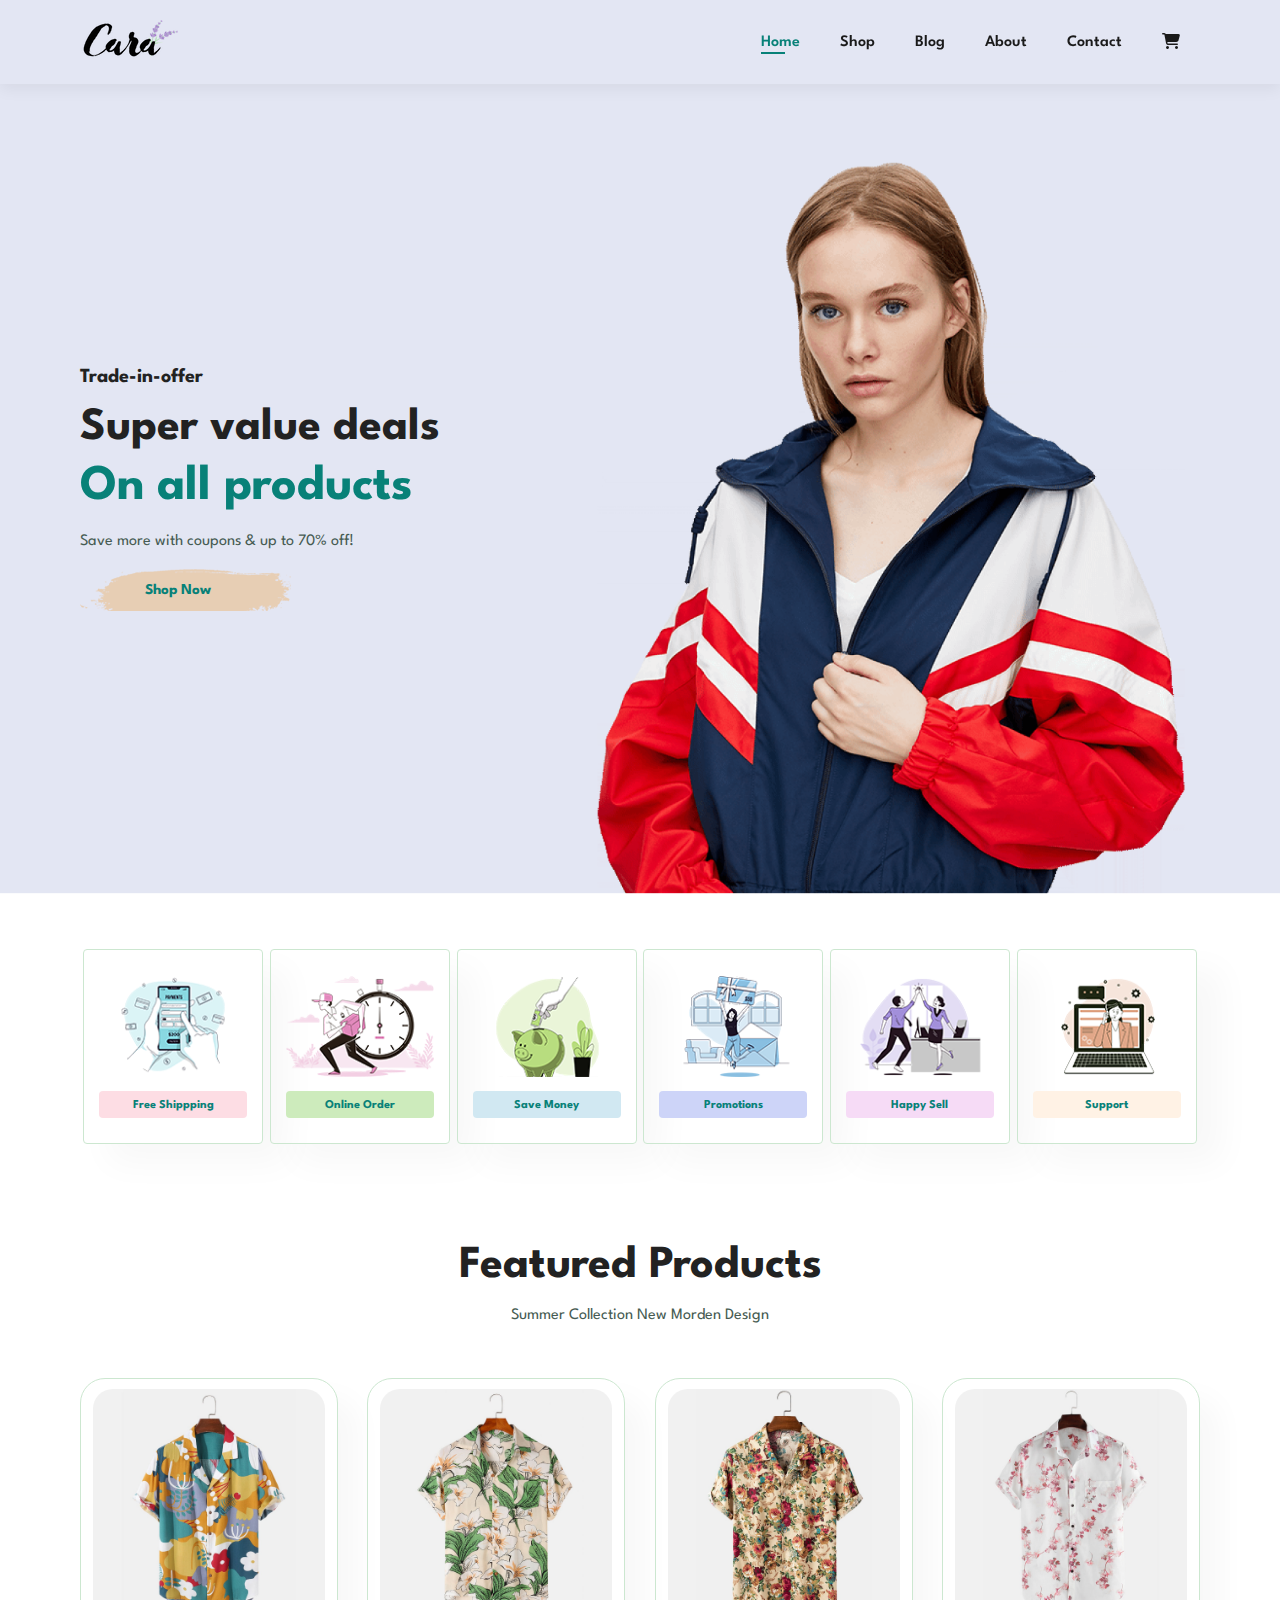
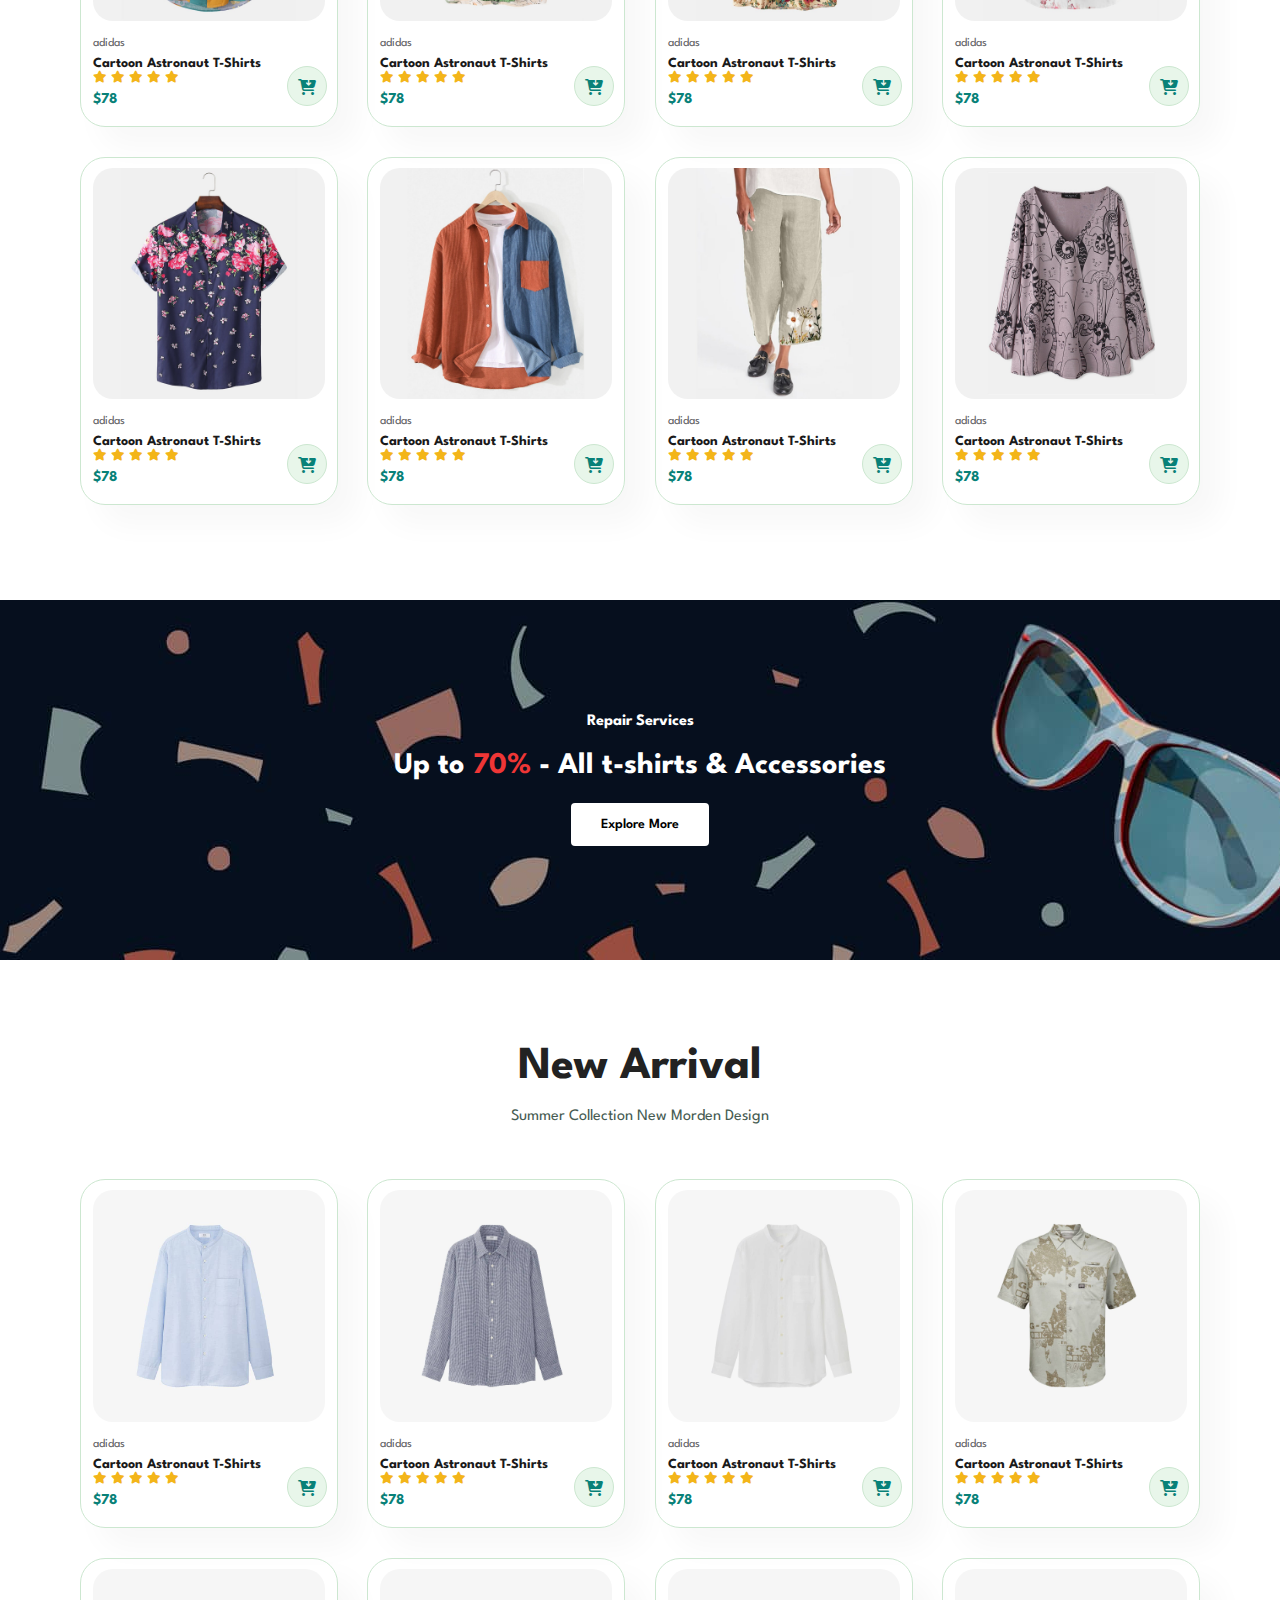
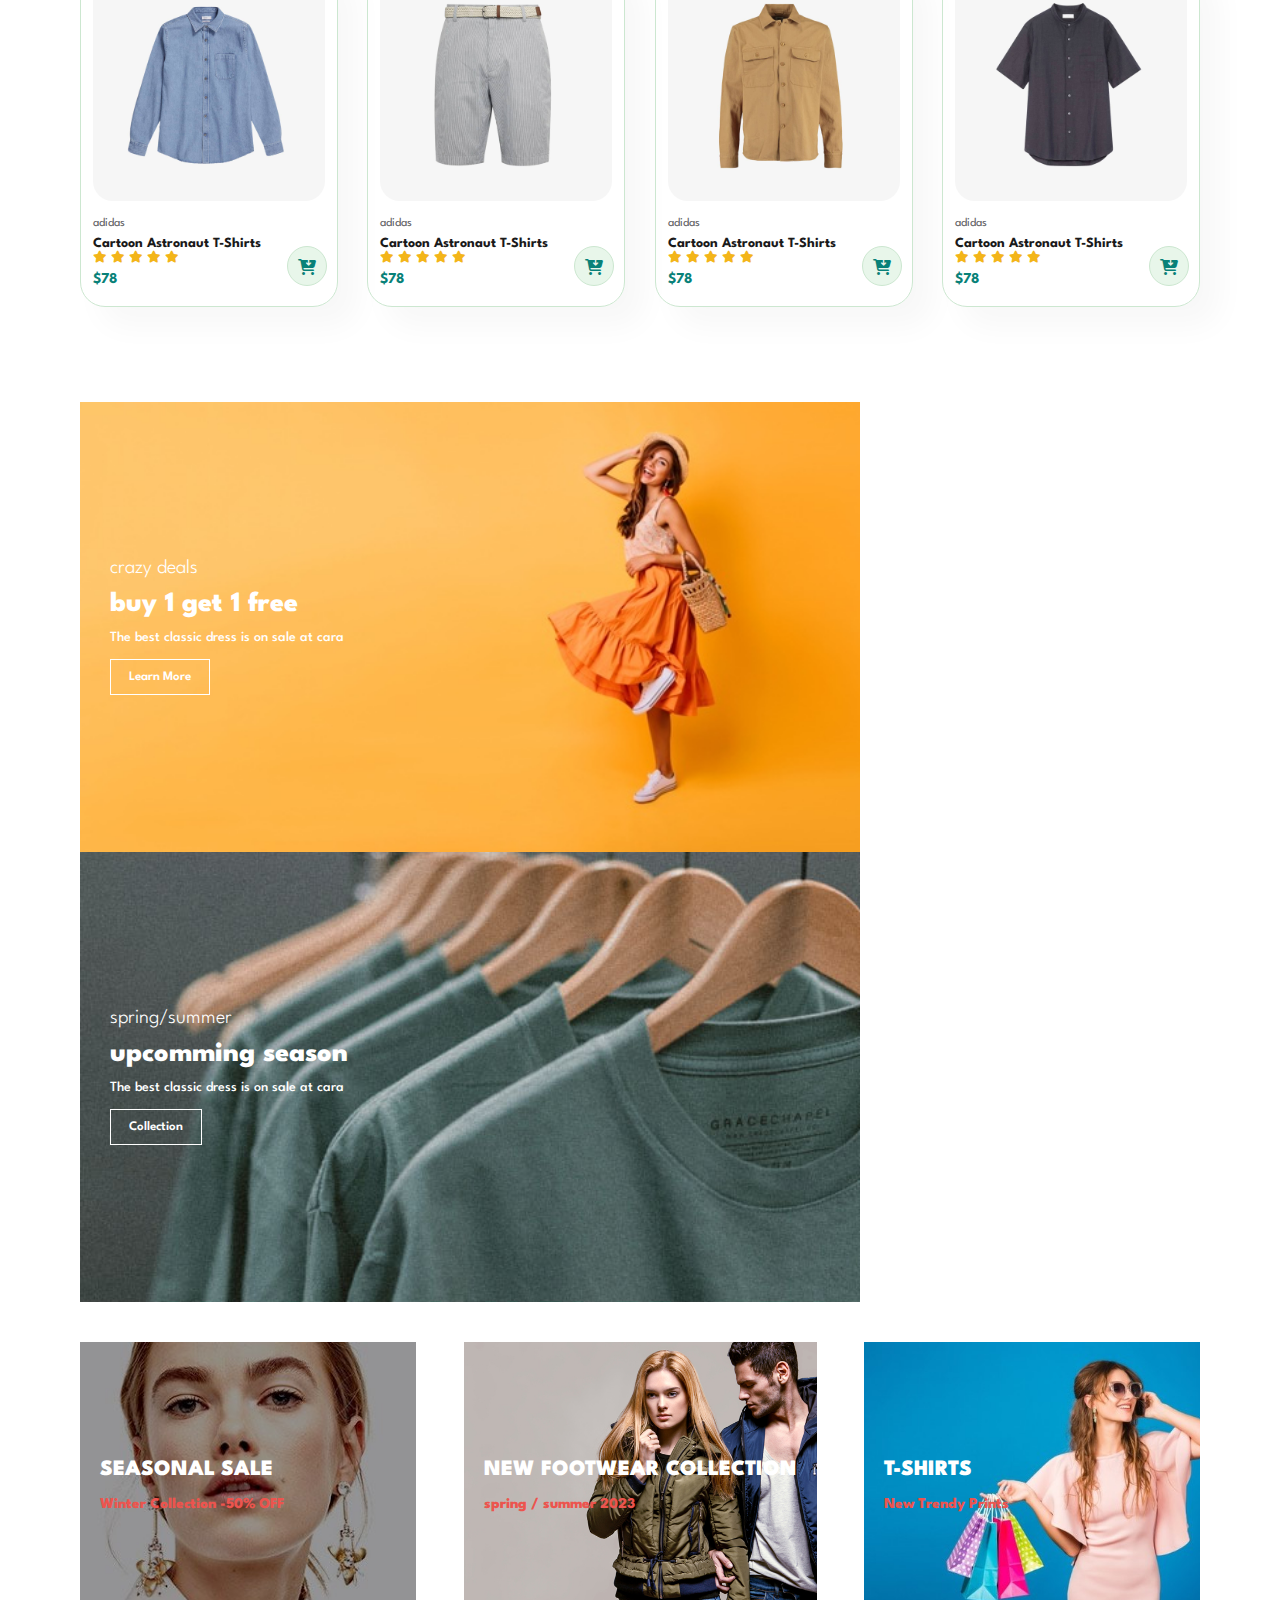
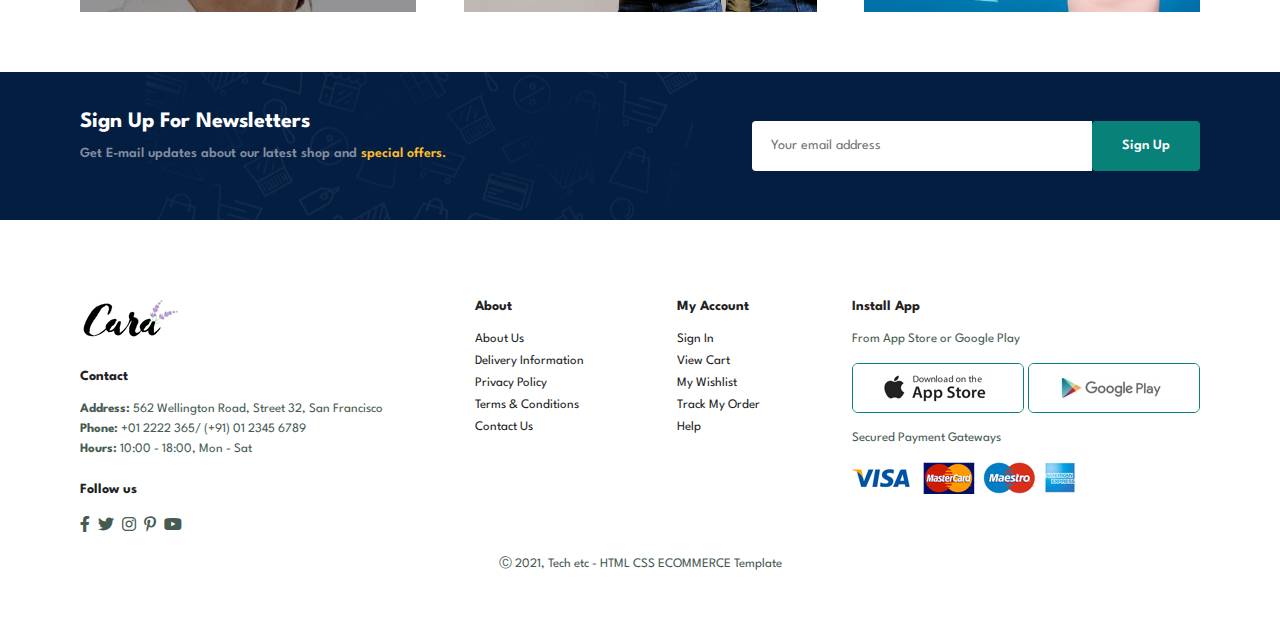
<file: index.html>
<!DOCTYPE html>
<html lang="en">
  <head>
    <meta charset="UTF-8" />
    <meta http-equiv="X-UA-Compatible" content="IE=edge" />
    <meta name="viewport" content="width=device-width, initial-scale=1.0" />
    <title>Tech2etc Ecommerce Tutorial</title>
    <link rel="stylesheet" href="fontawesome-free-6.4.0-web/css/all.min.css" />
    <link rel="stylesheet" href="style.css" />
  </head>

  <body>
    <section id="header">
      <a href="#">
        <img src="img/logo.png" class="logo" alt="" />
      </a>
      <div>
        <ul id="navbar">
          <li>
            <a class="active" href="index.html">Home</a>
          </li>
          <li>
            <a href="shop.html">Shop</a>
          </li>
          <li>
            <a href="blog.html">Blog</a>
          </li>
          <li>
            <a href="about.html">About</a>
          </li>
          <li>
            <a href="contact.html">Contact</a>
          </li>
          <li id="lg-bag">
            <a href="cart.html"><i class="fa-solid fa-cart-shopping"></i></a>
          </li>
          <a href="#" id="close"><i class="fa-solid fa-xmark"></i></a>
        </ul>
      </div>
      <div id="mobile">
        <a href="cart.html"><i class="fa-solid fa-cart-shopping"></i></a>
        <i id="bar" class="fa-solid fa-outdent"></i>
      </div>
    </section>

    <section id="hero">
      <h4>Trade-in-offer</h4>
      <h2>Super value deals</h2>
      <h1>On all products</h1>
      <p>Save more with coupons & up to 70% off!</p>
      <button>Shop Now</button>
    </section>

    <section id="feature" class="section-p1">
      <div class="fe-box">
        <img src="img/features/f1.png" alt="" />
        <h6>Free Shippping</h6>
      </div>
      <div class="fe-box">
        <img src="img/features/f2.png" alt="" />
        <h6>Online Order</h6>
      </div>
      <div class="fe-box">
        <img src="img/features/f3.png" alt="" />
        <h6>Save Money</h6>
      </div>
      <div class="fe-box">
        <img src="img/features/f4.png" alt="" />
        <h6>Promotions</h6>
      </div>
      <div class="fe-box">
        <img src="img/features/f5.png" alt="" />
        <h6>Happy Sell</h6>
      </div>
      <div class="fe-box">
        <img src="img/features/f6.png" alt="" />
        <h6>Support</h6>
      </div>
    </section>

    <section id="product1" class="section-p1">
      <h2>Featured Products</h2>
      <p>Summer Collection New Morden Design</p>

      <div class="pro-container">
        <div class="pro">
          <img src="img/products/f1.jpg" alt="" />
          <div class="des">
            <span>adidas</span>
            <h5>Cartoon Astronaut T-Shirts</h5>
            <div class="star">
              <i class="fas fa-star"></i>
              <i class="fas fa-star"></i>
              <i class="fas fa-star"></i>
              <i class="fas fa-star"></i>
              <i class="fas fa-star"></i>
            </div>
            <h4>$78</h4>
          </div>
          <a href="#"><i class="fa-solid fa-cart-arrow-down cart"></i></a>
        </div>
        <div class="pro">
          <img src="img/products/f2.jpg" alt="" />
          <div class="des">
            <span>adidas</span>
            <h5>Cartoon Astronaut T-Shirts</h5>
            <div class="star">
              <i class="fas fa-star"></i>
              <i class="fas fa-star"></i>
              <i class="fas fa-star"></i>
              <i class="fas fa-star"></i>
              <i class="fas fa-star"></i>
            </div>
            <h4>$78</h4>
          </div>
          <a href="#"><i class="fa-solid fa-cart-arrow-down cart"></i></a>
        </div>
        <div class="pro">
          <img src="img/products/f3.jpg" alt="" />
          <div class="des">
            <span>adidas</span>
            <h5>Cartoon Astronaut T-Shirts</h5>
            <div class="star">
              <i class="fas fa-star"></i>
              <i class="fas fa-star"></i>
              <i class="fas fa-star"></i>
              <i class="fas fa-star"></i>
              <i class="fas fa-star"></i>
            </div>
            <h4>$78</h4>
          </div>
          <a href="#"><i class="fa-solid fa-cart-arrow-down cart"></i></a>
        </div>
        <div class="pro">
          <img src="img/products/f4.jpg" alt="" />
          <div class="des">
            <span>adidas</span>
            <h5>Cartoon Astronaut T-Shirts</h5>
            <div class="star">
              <i class="fas fa-star"></i>
              <i class="fas fa-star"></i>
              <i class="fas fa-star"></i>
              <i class="fas fa-star"></i>
              <i class="fas fa-star"></i>
            </div>
            <h4>$78</h4>
          </div>
          <a href="#"><i class="fa-solid fa-cart-arrow-down cart"></i></a>
        </div>
        <div class="pro">
          <img src="img/products/f5.jpg" alt="" />
          <div class="des">
            <span>adidas</span>
            <h5>Cartoon Astronaut T-Shirts</h5>
            <div class="star">
              <i class="fas fa-star"></i>
              <i class="fas fa-star"></i>
              <i class="fas fa-star"></i>
              <i class="fas fa-star"></i>
              <i class="fas fa-star"></i>
            </div>
            <h4>$78</h4>
          </div>
          <a href="#"><i class="fa-solid fa-cart-arrow-down cart"></i></a>
        </div>
        <div class="pro">
          <img src="img/products/f6.jpg" alt="" />
          <div class="des">
            <span>adidas</span>
            <h5>Cartoon Astronaut T-Shirts</h5>
            <div class="star">
              <i class="fas fa-star"></i>
              <i class="fas fa-star"></i>
              <i class="fas fa-star"></i>
              <i class="fas fa-star"></i>
              <i class="fas fa-star"></i>
            </div>
            <h4>$78</h4>
          </div>
          <a href="#"><i class="fa-solid fa-cart-arrow-down cart"></i></a>
        </div>
        <div class="pro">
          <img src="img/products/f7.jpg" alt="" />
          <div class="des">
            <span>adidas</span>
            <h5>Cartoon Astronaut T-Shirts</h5>
            <div class="star">
              <i class="fas fa-star"></i>
              <i class="fas fa-star"></i>
              <i class="fas fa-star"></i>
              <i class="fas fa-star"></i>
              <i class="fas fa-star"></i>
            </div>
            <h4>$78</h4>
          </div>
          <a href="#"><i class="fa-solid fa-cart-arrow-down cart"></i></a>
        </div>
        <div class="pro">
          <img src="img/products/f8.jpg" alt="" />
          <div class="des">
            <span>adidas</span>
            <h5>Cartoon Astronaut T-Shirts</h5>
            <div class="star">
              <i class="fas fa-star"></i>
              <i class="fas fa-star"></i>
              <i class="fas fa-star"></i>
              <i class="fas fa-star"></i>
              <i class="fas fa-star"></i>
            </div>
            <h4>$78</h4>
          </div>
          <a href="#"><i class="fa-solid fa-cart-arrow-down cart"></i></a>
        </div>
      </div>
    </section>

    <section id="banner" class="section-m1">
      <h4>Repair Services</h4>
      <h2>Up to <span>70%</span> - All t-shirts & Accessories</h2>
      <button class="normal">Explore More</button>
    </section>

    <section id="product1" class="section-p1">
      <h2>New Arrival</h2>
      <p>Summer Collection New Morden Design</p>

      <div class="pro-container">
        <div class="pro">
          <img src="img/products/n1.jpg" alt="" />
          <div class="des">
            <span>adidas</span>
            <h5>Cartoon Astronaut T-Shirts</h5>
            <div class="star">
              <i class="fas fa-star"></i>
              <i class="fas fa-star"></i>
              <i class="fas fa-star"></i>
              <i class="fas fa-star"></i>
              <i class="fas fa-star"></i>
            </div>
            <h4>$78</h4>
          </div>
          <a href="#"><i class="fa-solid fa-cart-arrow-down cart"></i></a>
        </div>
        <div class="pro">
          <img src="img/products/n2.jpg" alt="" />
          <div class="des">
            <span>adidas</span>
            <h5>Cartoon Astronaut T-Shirts</h5>
            <div class="star">
              <i class="fas fa-star"></i>
              <i class="fas fa-star"></i>
              <i class="fas fa-star"></i>
              <i class="fas fa-star"></i>
              <i class="fas fa-star"></i>
            </div>
            <h4>$78</h4>
          </div>
          <a href="#"><i class="fa-solid fa-cart-arrow-down cart"></i></a>
        </div>
        <div class="pro">
          <img src="img/products/n3.jpg" alt="" />
          <div class="des">
            <span>adidas</span>
            <h5>Cartoon Astronaut T-Shirts</h5>
            <div class="star">
              <i class="fas fa-star"></i>
              <i class="fas fa-star"></i>
              <i class="fas fa-star"></i>
              <i class="fas fa-star"></i>
              <i class="fas fa-star"></i>
            </div>
            <h4>$78</h4>
          </div>
          <a href="#"><i class="fa-solid fa-cart-arrow-down cart"></i></a>
        </div>
        <div class="pro">
          <img src="img/products/n4.jpg" alt="" />
          <div class="des">
            <span>adidas</span>
            <h5>Cartoon Astronaut T-Shirts</h5>
            <div class="star">
              <i class="fas fa-star"></i>
              <i class="fas fa-star"></i>
              <i class="fas fa-star"></i>
              <i class="fas fa-star"></i>
              <i class="fas fa-star"></i>
            </div>
            <h4>$78</h4>
          </div>
          <a href="#"><i class="fa-solid fa-cart-arrow-down cart"></i></a>
        </div>
        <div class="pro">
          <img src="img/products/n5.jpg" alt="" />
          <div class="des">
            <span>adidas</span>
            <h5>Cartoon Astronaut T-Shirts</h5>
            <div class="star">
              <i class="fas fa-star"></i>
              <i class="fas fa-star"></i>
              <i class="fas fa-star"></i>
              <i class="fas fa-star"></i>
              <i class="fas fa-star"></i>
            </div>
            <h4>$78</h4>
          </div>
          <a href="#"><i class="fa-solid fa-cart-arrow-down cart"></i></a>
        </div>
        <div class="pro">
          <img src="img/products/n6.jpg" alt="" />
          <div class="des">
            <span>adidas</span>
            <h5>Cartoon Astronaut T-Shirts</h5>
            <div class="star">
              <i class="fas fa-star"></i>
              <i class="fas fa-star"></i>
              <i class="fas fa-star"></i>
              <i class="fas fa-star"></i>
              <i class="fas fa-star"></i>
            </div>
            <h4>$78</h4>
          </div>
          <a href="#"><i class="fa-solid fa-cart-arrow-down cart"></i></a>
        </div>
        <div class="pro">
          <img src="img/products/n7.jpg" alt="" />
          <div class="des">
            <span>adidas</span>
            <h5>Cartoon Astronaut T-Shirts</h5>
            <div class="star">
              <i class="fas fa-star"></i>
              <i class="fas fa-star"></i>
              <i class="fas fa-star"></i>
              <i class="fas fa-star"></i>
              <i class="fas fa-star"></i>
            </div>
            <h4>$78</h4>
          </div>
          <a href="#"><i class="fa-solid fa-cart-arrow-down cart"></i></a>
        </div>
        <div class="pro">
          <img src="img/products/n8.jpg" alt="" />
          <div class="des">
            <span>adidas</span>
            <h5>Cartoon Astronaut T-Shirts</h5>
            <div class="star">
              <i class="fas fa-star"></i>
              <i class="fas fa-star"></i>
              <i class="fas fa-star"></i>
              <i class="fas fa-star"></i>
              <i class="fas fa-star"></i>
            </div>
            <h4>$78</h4>
          </div>
          <a href="#"><i class="fa-solid fa-cart-arrow-down cart"></i></a>
        </div>
      </div>
    </section>

    <section id="sm-banner" class="section-p1">
      <div class="banner-box">
        <h4>crazy deals</h4>
        <h2>buy 1 get 1 free</h2>
        <span>The best classic dress is on sale at cara</span>
        <button class="white">Learn More</button>
      </div>
      <div class="banner-box banner-box2">
        <h4>spring/summer</h4>
        <h2>upcomming season</h2>
        <span>The best classic dress is on sale at cara</span>
        <button class="white">Collection</button>
      </div>
    </section>

    <section id="banner3">
      <div class="banner-box">
        <h2>SEASONAL SALE</h2>
        <h3>Winter Collection -50% OFF</h3>
      </div>
      <div class="banner-box banner-box2">
        <h2>NEW FOOTWEAR COLLECTION</h2>
        <h3>spring / summer 2023</h3>
      </div>
      <div class="banner-box banner-box3">
        <h2>T-SHIRTS</h2>
        <h3>New Trendy Prints</h3>
      </div>
    </section>

    <section id="newsletter" class="section-p1 section-m1">
      <div class="newstext">
        <h4>Sign Up For Newsletters</h4>
        <p>
          Get E-mail updates about our latest shop and
          <span>special offers.</span>
        </p>
      </div>
      <div class="form">
        <input type="text" placeholder="Your email address" />
        <button class="normal">Sign Up</button>
      </div>
    </section>

    <footer class="section-p1">
      <div class="col">
        <img class="logo" src="img/logo.png" />
        <h4>Contact</h4>
        <p>
          <strong>Address: </strong>562 Wellington Road, Street 32, San
          Francisco
        </p>
        <p><strong>Phone: </strong>+01 2222 365/ (+91) 01 2345 6789</p>
        <p><strong>Hours: </strong>10:00 - 18:00, Mon - Sat</p>
        <div class="follow">
          <h4>Follow us</h4>
          <div class="icon">
            <i class="fa-brands fa-facebook-f"></i>
            <i class="fa-brands fa-twitter"></i>
            <i class="fa-brands fa-instagram"></i>
            <i class="fa-brands fa-pinterest-p"></i>
            <i class="fa-brands fa-youtube"></i>
          </div>
        </div>
      </div>
      <div class="col">
        <h4>About</h4>
        <a href="#">About Us</a>
        <a href="#">Delivery Information</a>
        <a href="#">Privacy Policy</a>
        <a href="#">Terms & Conditions</a>
        <a href="#">Contact Us</a>
      </div>

      <div class="col">
        <h4>My Account</h4>
        <a href="#">Sign In</a>
        <a href="#">View Cart</a>
        <a href="#">My Wishlist</a>
        <a href="#">Track My Order</a>
        <a href="#">Help</a>
      </div>

      <div class="col install">
        <h4>Install App</h4>
        <p>From App Store or Google Play</p>
        <div class="row">
          <img src="img/pay/app.jpg" />
          <img src="img/pay/play.jpg" />
        </div>
        <p>Secured Payment Gateways</p>
        <img src="img/pay/pay.png" />
      </div>

      <div class="copyright">
        <p>Ⓒ 2021, Tech etc - HTML CSS ECOMMERCE Template</p>
      </div>
    </footer>

    <script src="script.js"></script>
  </body>
</html>
</file>
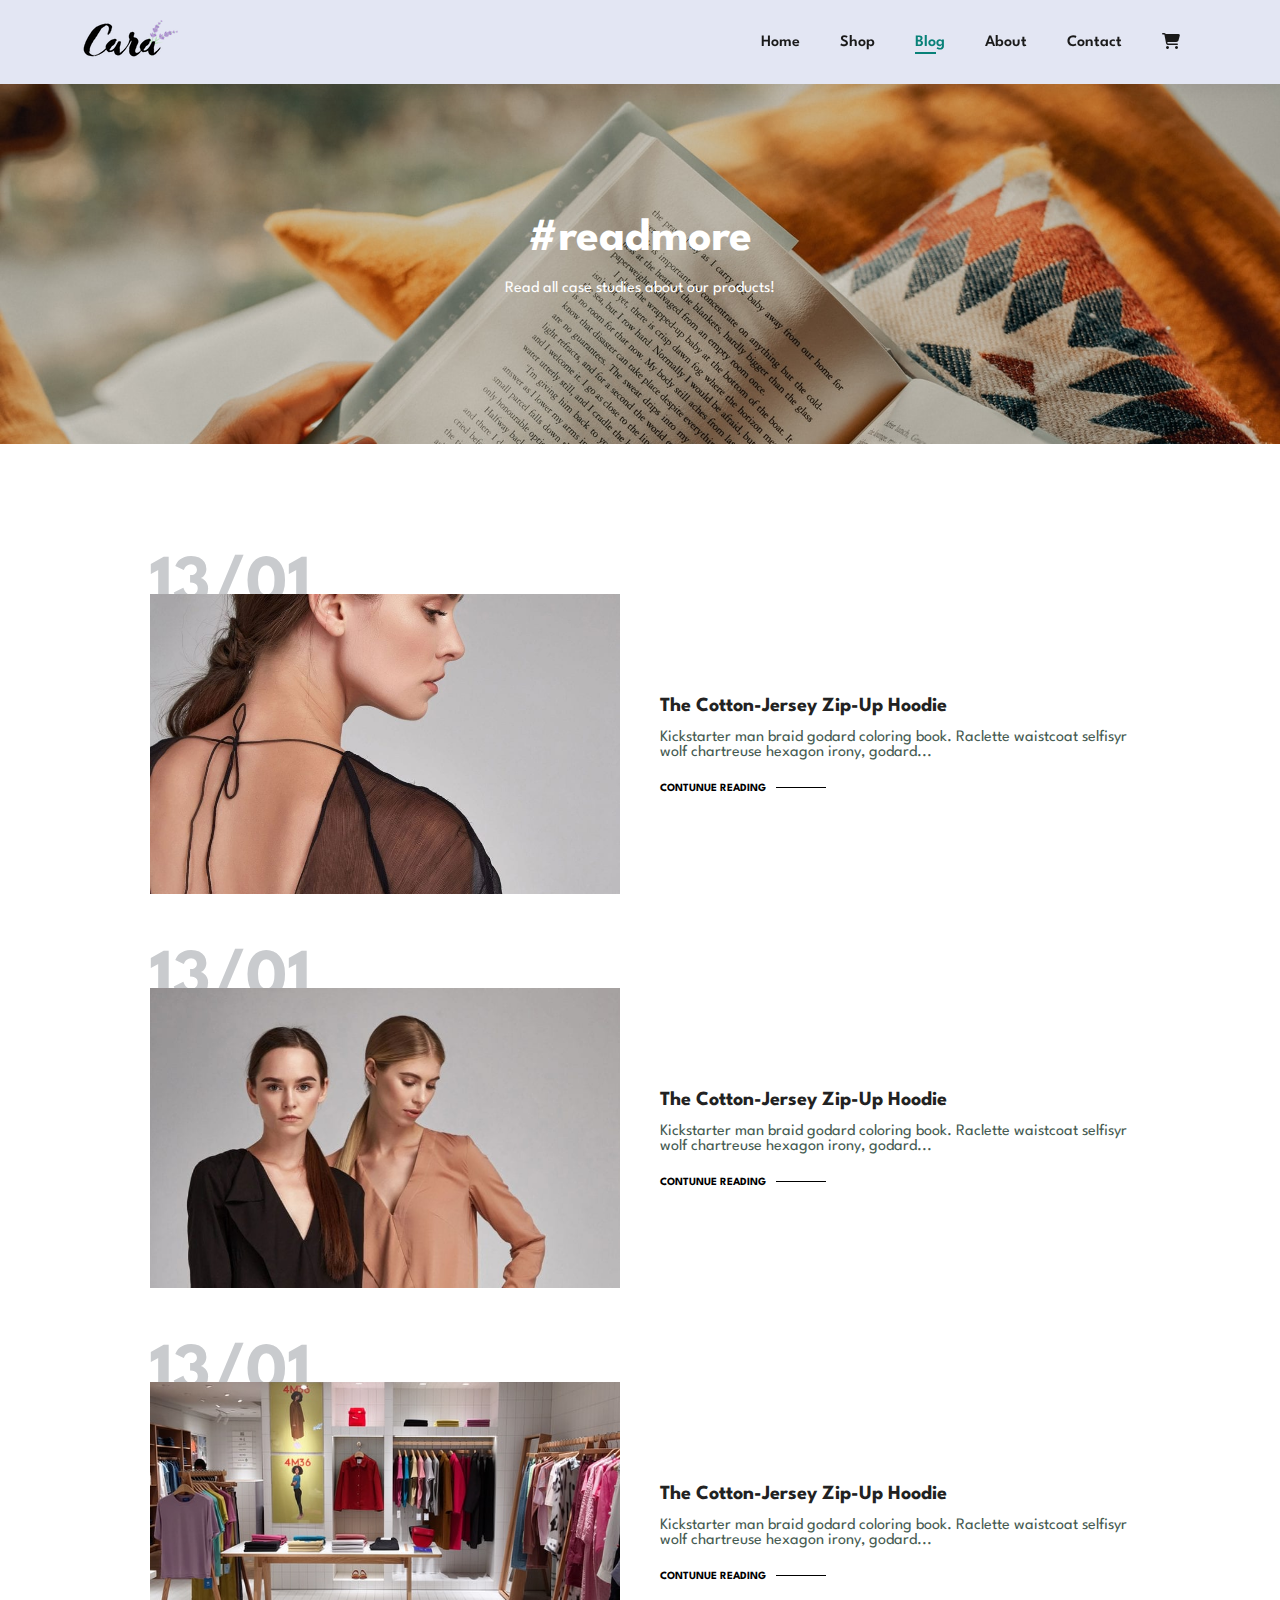
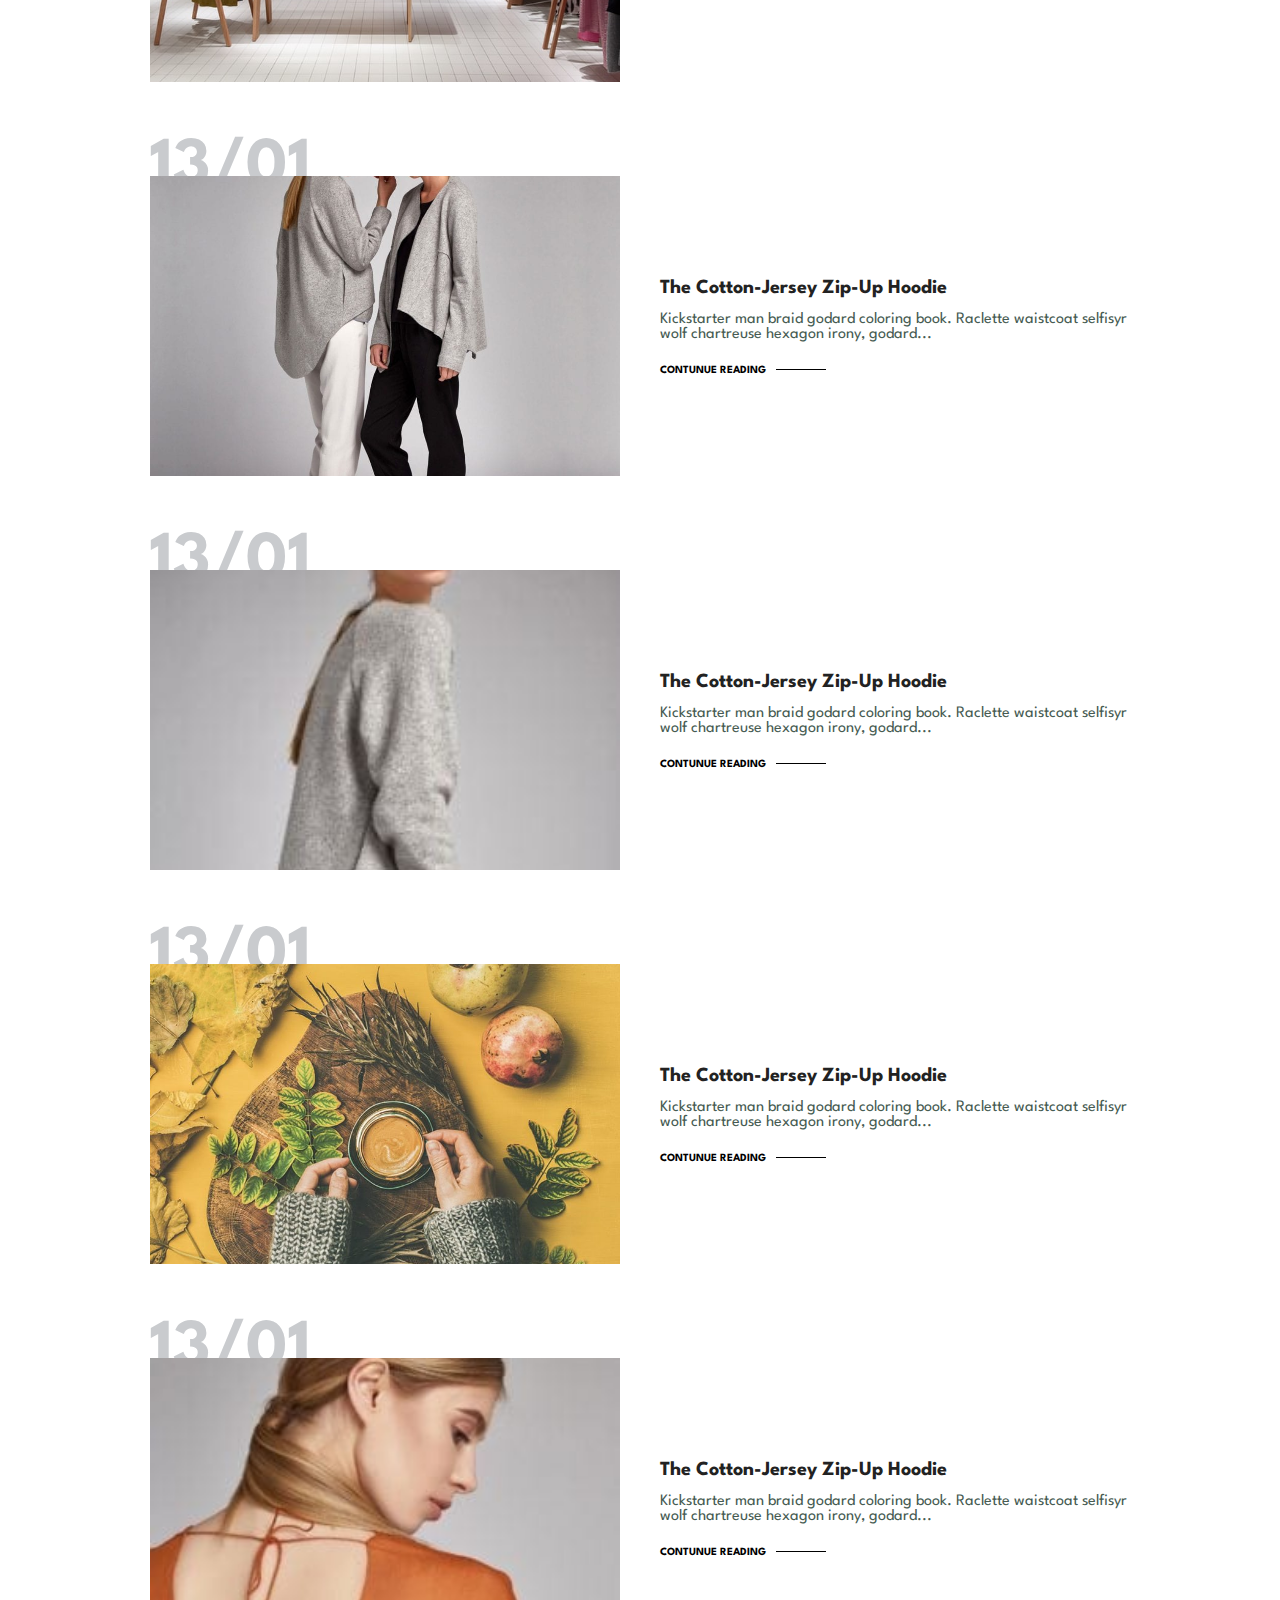
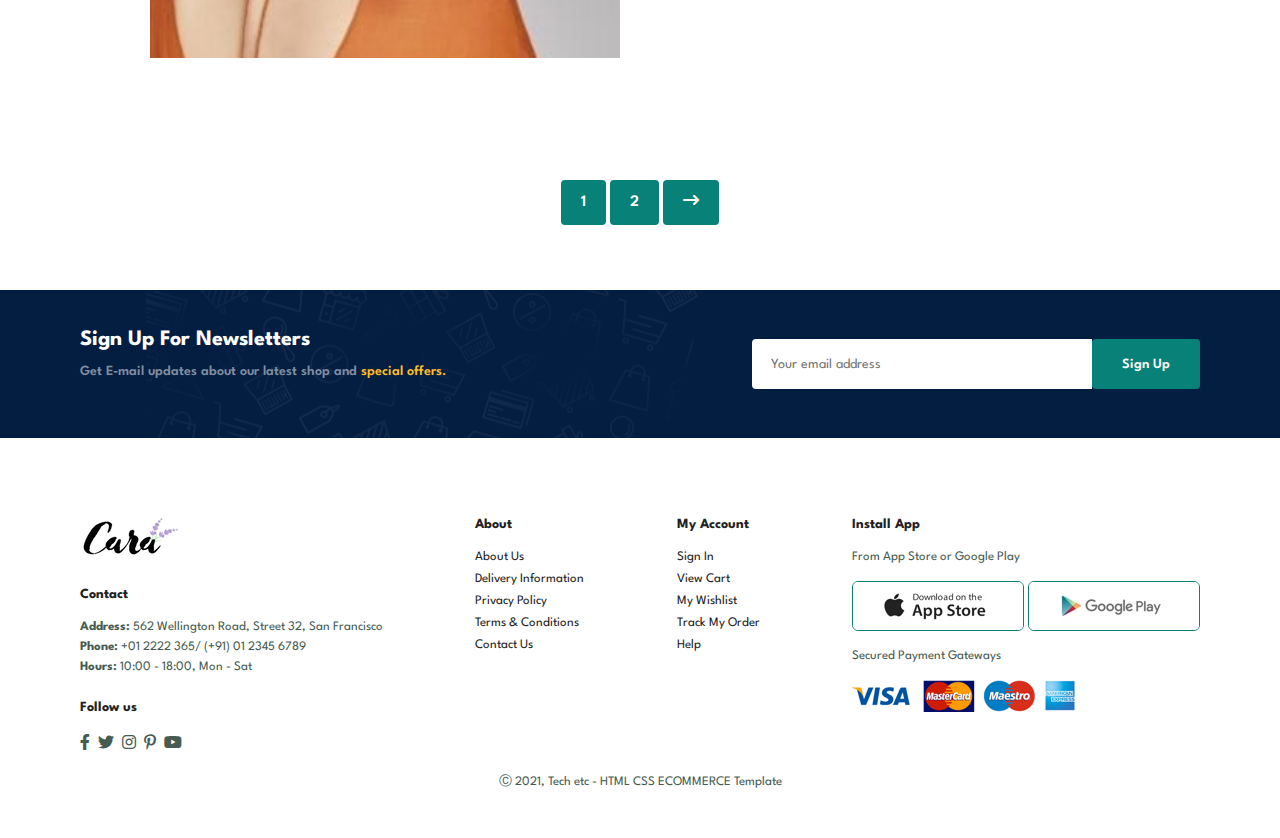
<file: blog.html>
<!DOCTYPE html>
<html lang="en">
  <head>
    <meta charset="UTF-8" />
    <meta http-equiv="X-UA-Compatible" content="IE=edge" />
    <meta name="viewport" content="width=device-width, initial-scale=1.0" />
    <title>Tech2etc Ecommerce Tutorial</title>
    <link rel="stylesheet" href="fontawesome-free-6.4.0-web/css/all.min.css" />
    <link rel="stylesheet" href="style.css" />
  </head>

  <body>
    <section id="header">
      <a href="#">
        <img src="img/logo.png" class="logo" alt="" />
      </a>
      <div>
        <ul id="navbar">
          <li>
            <a href="index.html">Home</a>
          </li>
          <li>
            <a href="shop.html">Shop</a>
          </li>
          <li>
            <a class="active" href="blog.html">Blog</a>
          </li>
          <li>
            <a href="about.html">About</a>
          </li>
          <li>
            <a href="contact.html">Contact</a>
          </li>
          <li id="lg-bag">
            <a href="cart.html"><i class="fa-solid fa-cart-shopping"></i></a>
          </li>
          <a href="#" id="close"><i class="fa-solid fa-xmark"></i></a>
        </ul>
      </div>
      <div id="mobile">
        <a href="cart.html"><i class="fa-solid fa-cart-shopping"></i></a>
        <i id="bar" class="fa-solid fa-outdent"></i>
      </div>
    </section>

    <section id="page-header" class="blog-header">
      <h2>#readmore</h2>
      <p>Read all case studies about our products!</p>
    </section>

    <section id="blog">
      <div class="blog-box">
        <div class="blog-img">
          <img src="img/blog/b1.jpg" alt="" />
        </div>
        <div class="blog-details">
          <h4>The Cotton-Jersey Zip-Up Hoodie</h4>
          <p>
            Kickstarter man braid godard coloring book. Raclette waistcoat
            selfisyr wolf chartreuse hexagon irony, godard...
          </p>
          <a href="#">CONTUNUE READING</a>
        </div>
        <h1>13/01</h1>
      </div>
      <div class="blog-box">
        <div class="blog-img">
          <img src="img/blog/b2.jpg" alt="" />
        </div>
        <div class="blog-details">
          <h4>The Cotton-Jersey Zip-Up Hoodie</h4>
          <p>
            Kickstarter man braid godard coloring book. Raclette waistcoat
            selfisyr wolf chartreuse hexagon irony, godard...
          </p>
          <a href="#">CONTUNUE READING</a>
        </div>
        <h1>13/01</h1>
      </div>
      <div class="blog-box">
        <div class="blog-img">
          <img src="img/blog/b3.jpg" alt="" />
        </div>
        <div class="blog-details">
          <h4>The Cotton-Jersey Zip-Up Hoodie</h4>
          <p>
            Kickstarter man braid godard coloring book. Raclette waistcoat
            selfisyr wolf chartreuse hexagon irony, godard...
          </p>
          <a href="#">CONTUNUE READING</a>
        </div>
        <h1>13/01</h1>
      </div>
      <div class="blog-box">
        <div class="blog-img">
          <img src="img/blog/b4.jpg" alt="" />
        </div>
        <div class="blog-details">
          <h4>The Cotton-Jersey Zip-Up Hoodie</h4>
          <p>
            Kickstarter man braid godard coloring book. Raclette waistcoat
            selfisyr wolf chartreuse hexagon irony, godard...
          </p>
          <a href="#">CONTUNUE READING</a>
        </div>
        <h1>13/01</h1>
      </div>
      <div class="blog-box">
        <div class="blog-img">
          <img src="img/blog/b5.jpg" alt="" />
        </div>
        <div class="blog-details">
          <h4>The Cotton-Jersey Zip-Up Hoodie</h4>
          <p>
            Kickstarter man braid godard coloring book. Raclette waistcoat
            selfisyr wolf chartreuse hexagon irony, godard...
          </p>
          <a href="#">CONTUNUE READING</a>
        </div>
        <h1>13/01</h1>
      </div>
      <div class="blog-box">
        <div class="blog-img">
          <img src="img/blog/b6.jpg" alt="" />
        </div>
        <div class="blog-details">
          <h4>The Cotton-Jersey Zip-Up Hoodie</h4>
          <p>
            Kickstarter man braid godard coloring book. Raclette waistcoat
            selfisyr wolf chartreuse hexagon irony, godard...
          </p>
          <a href="#">CONTUNUE READING</a>
        </div>
        <h1>13/01</h1>
      </div>
      <div class="blog-box">
        <div class="blog-img">
          <img src="img/blog/b7.jpg" alt="" />
        </div>
        <div class="blog-details">
          <h4>The Cotton-Jersey Zip-Up Hoodie</h4>
          <p>
            Kickstarter man braid godard coloring book. Raclette waistcoat
            selfisyr wolf chartreuse hexagon irony, godard...
          </p>
          <a href="#">CONTUNUE READING</a>
        </div>
        <h1>13/01</h1>
      </div>
      
    </section>

    <section id="pagination" class="section-p1">
      <a href="#">1</a>
      <a href="#">2</a>
      <a href="#">
        <i class="fa-solid fa-arrow-right-long"></i>
      </a>
    </section>

    <section id="newsletter" class="section-p1 section-m1">
      <div class="newstext">
        <h4>Sign Up For Newsletters</h4>
        <p>
          Get E-mail updates about our latest shop and
          <span>special offers.</span>
        </p>
      </div>
      <div class="form">
        <input type="text" placeholder="Your email address" />
        <button class="normal">Sign Up</button>
      </div>
    </section>

    <footer class="section-p1">
      <div class="col">
        <img class="logo" src="img/logo.png" />
        <h4>Contact</h4>
        <p>
          <strong>Address: </strong>562 Wellington Road, Street 32, San
          Francisco
        </p>
        <p><strong>Phone: </strong>+01 2222 365/ (+91) 01 2345 6789</p>
        <p><strong>Hours: </strong>10:00 - 18:00, Mon - Sat</p>
        <div class="follow">
          <h4>Follow us</h4>
          <div class="icon">
            <i class="fa-brands fa-facebook-f"></i>
            <i class="fa-brands fa-twitter"></i>
            <i class="fa-brands fa-instagram"></i>
            <i class="fa-brands fa-pinterest-p"></i>
            <i class="fa-brands fa-youtube"></i>
          </div>
        </div>
      </div>
      <div class="col">
        <h4>About</h4>
        <a href="#">About Us</a>
        <a href="#">Delivery Information</a>
        <a href="#">Privacy Policy</a>
        <a href="#">Terms & Conditions</a>
        <a href="#">Contact Us</a>
      </div>

      <div class="col">
        <h4>My Account</h4>
        <a href="#">Sign In</a>
        <a href="#">View Cart</a>
        <a href="#">My Wishlist</a>
        <a href="#">Track My Order</a>
        <a href="#">Help</a>
      </div>

      <div class="col install">
        <h4>Install App</h4>
        <p>From App Store or Google Play</p>
        <div class="row">
          <img src="img/pay/app.jpg" />
          <img src="img/pay/play.jpg" />
        </div>
        <p>Secured Payment Gateways</p>
        <img src="img/pay/pay.png" />
      </div>

      <div class="copyright">
        <p>Ⓒ 2021, Tech etc - HTML CSS ECOMMERCE Template</p>
      </div>
    </footer>

    <script src="script.js"></script>
  </body>
</html>
</file>
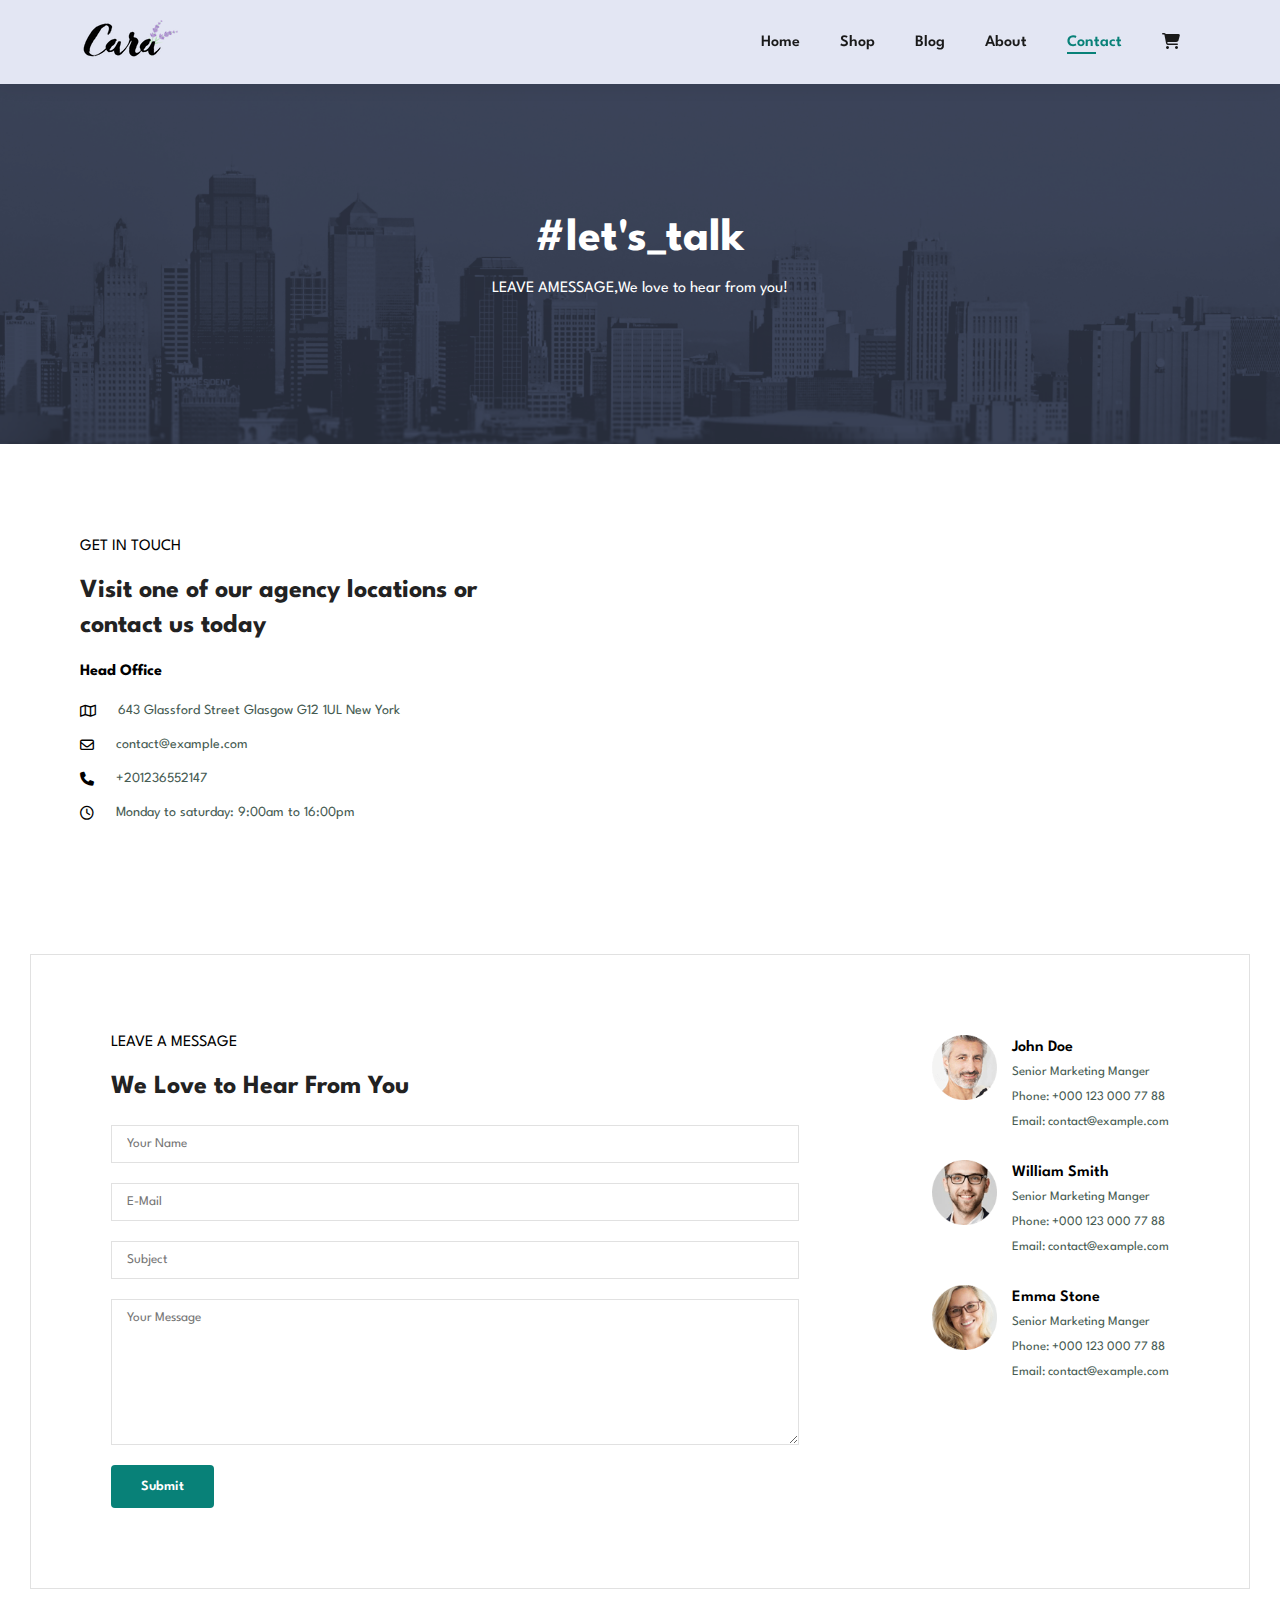
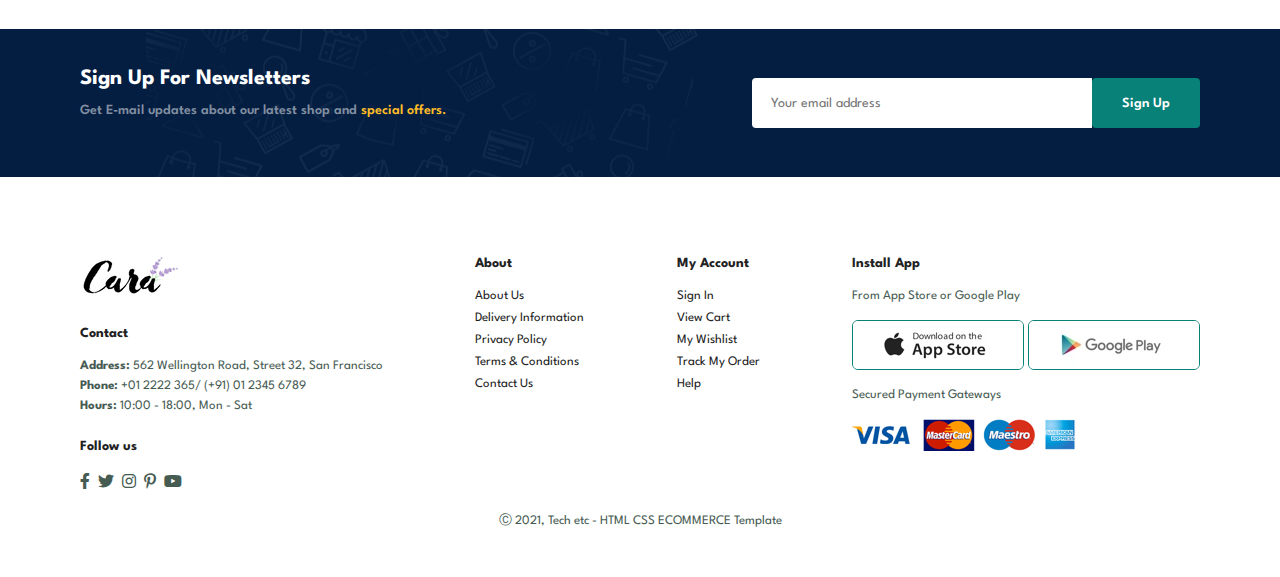
<file: contact.html>
<!DOCTYPE html>
<html lang="en">
  <head>
    <meta charset="UTF-8" />
    <meta http-equiv="X-UA-Compatible" content="IE=edge" />
    <meta name="viewport" content="width=device-width, initial-scale=1.0" />
    <title>Tech2etc Ecommerce Tutorial</title>
    <link rel="stylesheet" href="fontawesome-free-6.4.0-web/css/all.min.css" />
    <link rel="stylesheet" href="style.css" />
  </head>

  <body>
    <section id="header">
      <a href="#">
        <img src="img/logo.png" class="logo" alt="" />
      </a>
      <div>
        <ul id="navbar">
          <li>
            <a href="index.html">Home</a>
          </li>
          <li>
            <a href="shop.html">Shop</a>
          </li>
          <li>
            <a href="blog.html">Blog</a>
          </li>
          <li>
            <a href="about.html">About</a>
          </li>
          <li>
            <a class="active" href="contact.html">Contact</a>
          </li>
          <li id="lg-bag">
            <a href="cart.html"><i class="fa-solid fa-cart-shopping"></i></a>
          </li>
          <a href="#" id="close"><i class="fa-solid fa-xmark"></i></a>
        </ul>
      </div>
      <div id="mobile">
        <a href="cart.html"><i class="fa-solid fa-cart-shopping"></i></a>
        <i id="bar" class="fa-solid fa-outdent"></i>
      </div>
    </section>

    <section id="page-header" class="about-header">
      <h2>#let's_talk</h2>
      <p>LEAVE AMESSAGE,We love to hear from you!</p>
    </section>

    <section id="contact-details" class="section-p1">
      <div class="details">
        <span>GET IN TOUCH</span>
        <h2>Visit one of our agency locations or contact us today</h2>
        <h3>Head Office</h3>
        <div>
          <li>
            <i class="fa-regular fa-map"></i>
            <p>643 Glassford Street Glasgow G12 1UL New York</p>
          </li>
          <li>
            <i class="fa-regular fa-envelope"></i>
            <p>contact@example.com</p>
          </li>
          <li>
            <i class="fa-solid fa-phone"></i>
            <p>+201236552147</p>
          </li>
          <li>
            <i class="fa-regular fa-clock"></i>
            <p>Monday to saturday: 9:00am to 16:00pm</p>
          </li>
        </div>
      </div>

      <div class="map">
        <iframe
          src="https://www.google.com/maps/embed?pb=!1m18!1m12!1m3!1d7292333.143295642!2d36.166565439027806!3d26.817375653214338!2m3!1f0!2f0!3f0!3m2!1i1024!2i768!4f13.1!3m3!1m2!1s0x14368976c35c36e9%3A0x2c45a00925c4c444!2z2YXYtdix!5e0!3m2!1sar!2seg!4v1685551507425!5m2!1sar!2seg"
          width="600"
          height="450"
          style="border: 0"
          allowfullscreen=""
          loading="lazy"
          referrerpolicy="no-referrer-when-downgrade"
        ></iframe>
      </div>
    </section>

    <section id="form-details">
      <form action="">
        <span>LEAVE A MESSAGE</span>
        <h2>We Love to Hear From You</h2>
        <input type="text" name="" id="" placeholder="Your Name" />
        <input type="text" name="" id="" placeholder="E-Mail" />
        <input type="text" name="" id="" placeholder="Subject" />
        <textarea
          name=""
          id=""
          cols="30"
          rows="10"
          placeholder="Your Message"
        ></textarea>
        <button class="normal">Submit</button>
      </form>
      <div class="people">
        <div>
          <img src="img/people/1.png" alt="" />
          <p>
            <span>John Doe</span>Senior Marketing Manger <br />
            Phone: +000 123 000 77 88
            <br />
            Email: contact@example.com
          </p>
        </div>
        <div>
          <img src="img/people/2.png" alt="" />
          <p>
            <span>William Smith</span>Senior Marketing Manger <br />
            Phone: +000 123 000 77 88
            <br />
            Email: contact@example.com
          </p>
        </div>
        <div>
          <img src="img/people/3.png" alt="" />
          <p>
            <span>Emma Stone</span>Senior Marketing Manger <br />
            Phone: +000 123 000 77 88
            <br />
            Email: contact@example.com
          </p>
        </div>
      </div>
    </section>

    <section id="newsletter" class="section-p1 section-m1">
      <div class="newstext">
        <h4>Sign Up For Newsletters</h4>
        <p>
          Get E-mail updates about our latest shop and
          <span>special offers.</span>
        </p>
      </div>
      <div class="form">
        <input type="text" placeholder="Your email address" />
        <button class="normal">Sign Up</button>
      </div>
    </section>

    <footer class="section-p1">
      <div class="col">
        <img class="logo" src="img/logo.png" />
        <h4>Contact</h4>
        <p>
          <strong>Address: </strong>562 Wellington Road, Street 32, San
          Francisco
        </p>
        <p><strong>Phone: </strong>+01 2222 365/ (+91) 01 2345 6789</p>
        <p><strong>Hours: </strong>10:00 - 18:00, Mon - Sat</p>
        <div class="follow">
          <h4>Follow us</h4>
          <div class="icon">
            <i class="fa-brands fa-facebook-f"></i>
            <i class="fa-brands fa-twitter"></i>
            <i class="fa-brands fa-instagram"></i>
            <i class="fa-brands fa-pinterest-p"></i>
            <i class="fa-brands fa-youtube"></i>
          </div>
        </div>
      </div>
      <div class="col">
        <h4>About</h4>
        <a href="#">About Us</a>
        <a href="#">Delivery Information</a>
        <a href="#">Privacy Policy</a>
        <a href="#">Terms & Conditions</a>
        <a href="#">Contact Us</a>
      </div>

      <div class="col">
        <h4>My Account</h4>
        <a href="#">Sign In</a>
        <a href="#">View Cart</a>
        <a href="#">My Wishlist</a>
        <a href="#">Track My Order</a>
        <a href="#">Help</a>
      </div>

      <div class="col install">
        <h4>Install App</h4>
        <p>From App Store or Google Play</p>
        <div class="row">
          <img src="img/pay/app.jpg" />
          <img src="img/pay/play.jpg" />
        </div>
        <p>Secured Payment Gateways</p>
        <img src="img/pay/pay.png" />
      </div>

      <div class="copyright">
        <p>Ⓒ 2021, Tech etc - HTML CSS ECOMMERCE Template</p>
      </div>
    </footer>

    <script src="script.js"></script>
  </body>
</html>
</file>
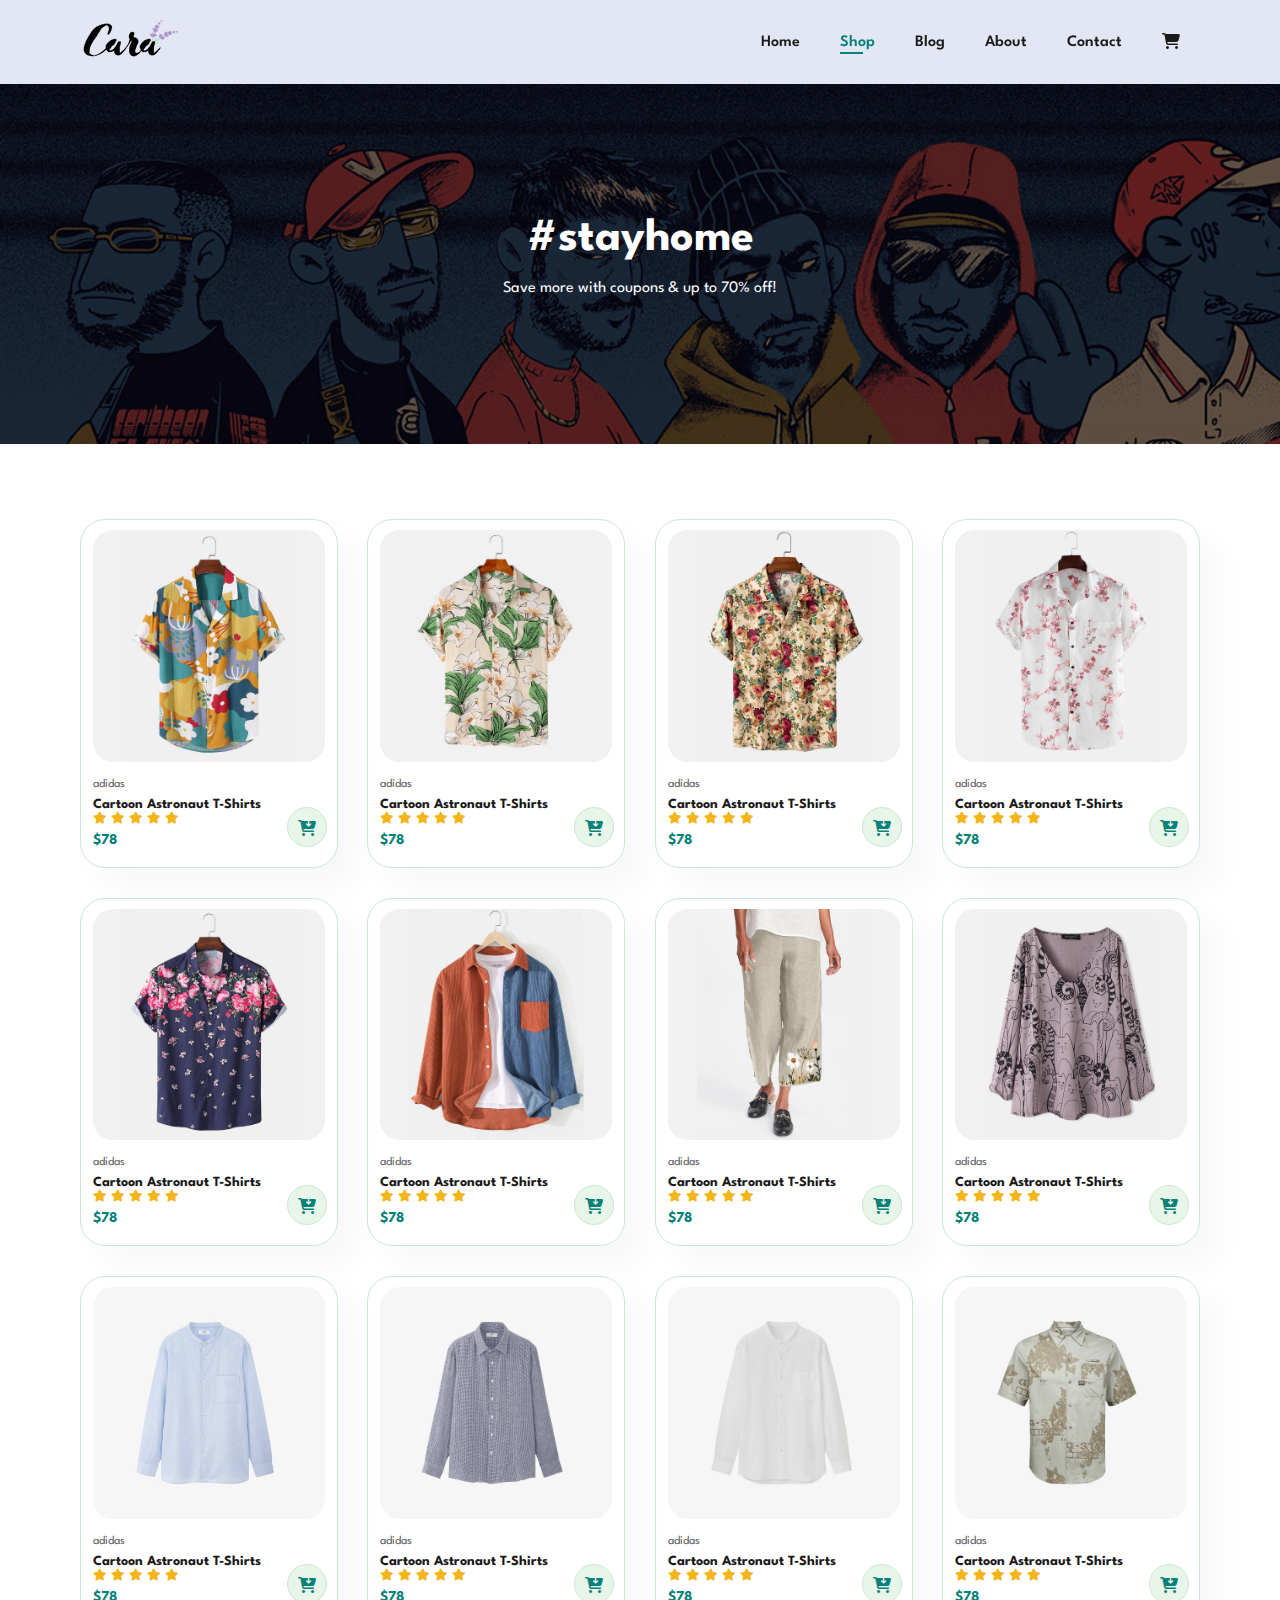
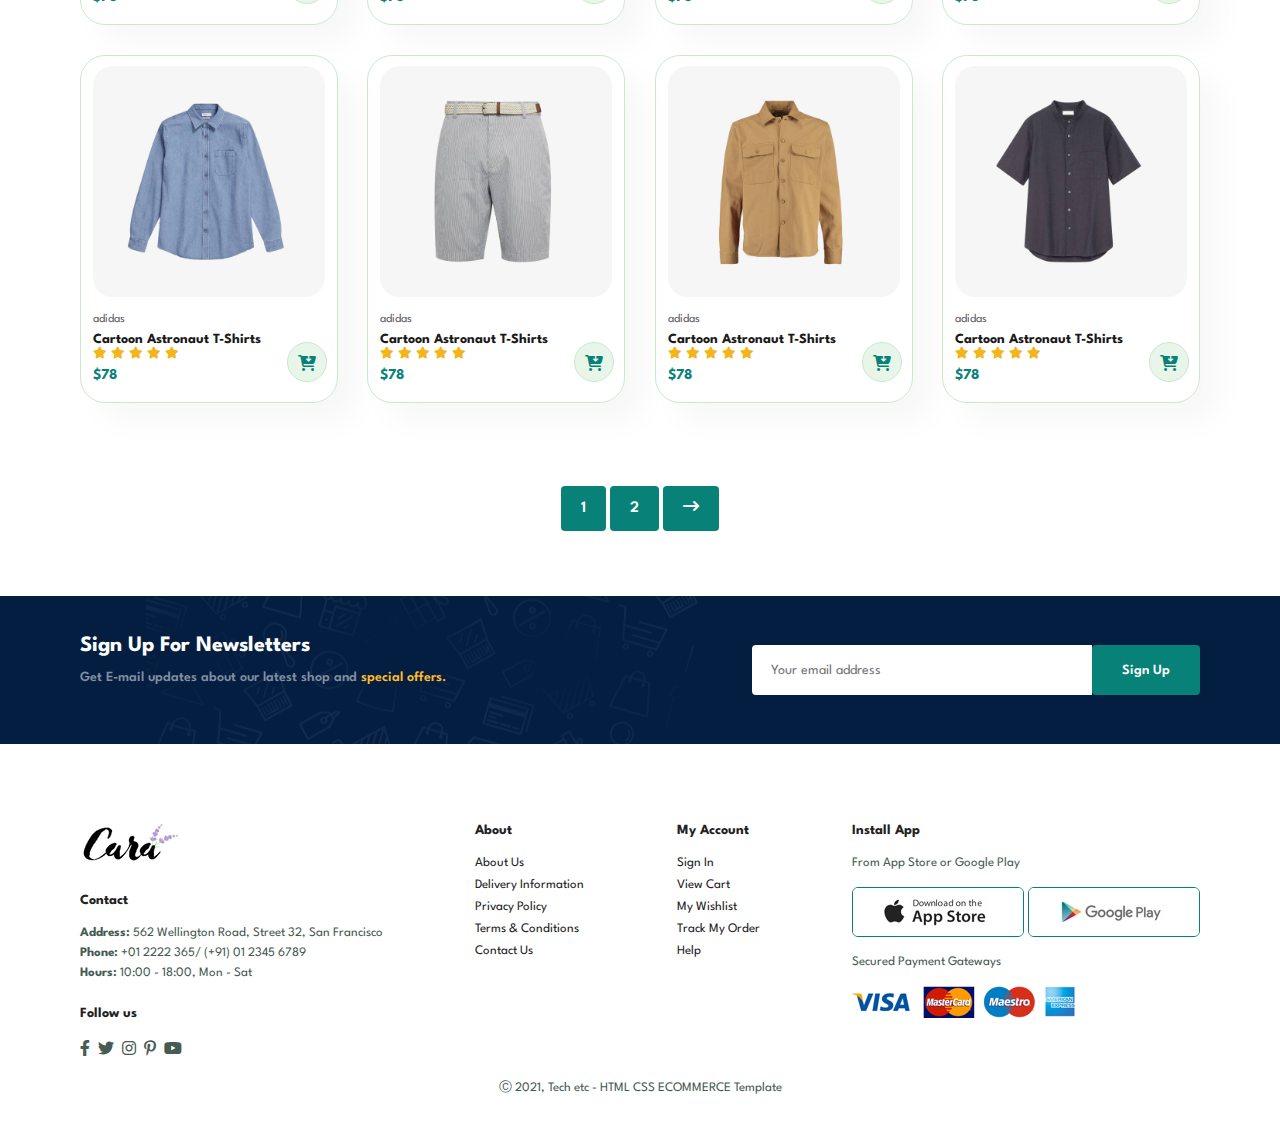
<file: shop.html>
<!DOCTYPE html>
<html lang="en">
  <head>
    <meta charset="UTF-8" />
    <meta http-equiv="X-UA-Compatible" content="IE=edge" />
    <meta name="viewport" content="width=device-width, initial-scale=1.0" />
    <title>Tech2etc Ecommerce Tutorial</title>
    <link rel="stylesheet" href="fontawesome-free-6.4.0-web/css/all.min.css" />
    <link rel="stylesheet" href="style.css" />
  </head>

  <body>
    <section id="header">
      <a href="#">
        <img src="img/logo.png" class="logo" alt="" />
      </a>
      <div>
        <ul id="navbar">
          <li>
            <a href="index.html">Home</a>
          </li>
          <li>
            <a class="active" href="shop.html">Shop</a>
          </li>
          <li>
            <a href="blog.html">Blog</a>
          </li>
          <li>
            <a href="about.html">About</a>
          </li>
          <li>
            <a href="contact.html">Contact</a>
          </li>
          <li id="lg-bag">
            <a href="cart.html"><i class="fa-solid fa-cart-shopping"></i></a>
          </li>
          <a href="#" id="close"><i class="fa-solid fa-xmark"></i></a>
        </ul>
      </div>
      <div id="mobile">
        <a href="cart.html"><i class="fa-solid fa-cart-shopping"></i></a>
        <i id="bar" class="fa-solid fa-outdent"></i>
      </div>
    </section>

    <section id="page-header">
      <h2>#stayhome</h2>
      <p>Save more with coupons & up to 70% off!</p>
    </section>

    <section id="product1" class="section-p1">
      <div class="pro-container">
        <div class="pro" onclick="window.location.href = 'sproduct.html' ">
          <img src="img/products/f1.jpg" alt="" />
          <div class="des">
            <span>adidas</span>
            <h5>Cartoon Astronaut T-Shirts</h5>
            <div class="star">
              <i class="fas fa-star"></i>
              <i class="fas fa-star"></i>
              <i class="fas fa-star"></i>
              <i class="fas fa-star"></i>
              <i class="fas fa-star"></i>
            </div>
            <h4>$78</h4>
          </div>
          <a href="#"><i class="fa-solid fa-cart-arrow-down cart"></i></a>
        </div>
        <div class="pro">
          <img src="img/products/f2.jpg" alt="" />
          <div class="des">
            <span>adidas</span>
            <h5>Cartoon Astronaut T-Shirts</h5>
            <div class="star">
              <i class="fas fa-star"></i>
              <i class="fas fa-star"></i>
              <i class="fas fa-star"></i>
              <i class="fas fa-star"></i>
              <i class="fas fa-star"></i>
            </div>
            <h4>$78</h4>
          </div>
          <a href="#"><i class="fa-solid fa-cart-arrow-down cart"></i></a>
        </div>
        <div class="pro">
          <img src="img/products/f3.jpg" alt="" />
          <div class="des">
            <span>adidas</span>
            <h5>Cartoon Astronaut T-Shirts</h5>
            <div class="star">
              <i class="fas fa-star"></i>
              <i class="fas fa-star"></i>
              <i class="fas fa-star"></i>
              <i class="fas fa-star"></i>
              <i class="fas fa-star"></i>
            </div>
            <h4>$78</h4>
          </div>
          <a href="#"><i class="fa-solid fa-cart-arrow-down cart"></i></a>
        </div>
        <div class="pro">
          <img src="img/products/f4.jpg" alt="" />
          <div class="des">
            <span>adidas</span>
            <h5>Cartoon Astronaut T-Shirts</h5>
            <div class="star">
              <i class="fas fa-star"></i>
              <i class="fas fa-star"></i>
              <i class="fas fa-star"></i>
              <i class="fas fa-star"></i>
              <i class="fas fa-star"></i>
            </div>
            <h4>$78</h4>
          </div>
          <a href="#"><i class="fa-solid fa-cart-arrow-down cart"></i></a>
        </div>
        <div class="pro">
          <img src="img/products/f5.jpg" alt="" />
          <div class="des">
            <span>adidas</span>
            <h5>Cartoon Astronaut T-Shirts</h5>
            <div class="star">
              <i class="fas fa-star"></i>
              <i class="fas fa-star"></i>
              <i class="fas fa-star"></i>
              <i class="fas fa-star"></i>
              <i class="fas fa-star"></i>
            </div>
            <h4>$78</h4>
          </div>
          <a href="#"><i class="fa-solid fa-cart-arrow-down cart"></i></a>
        </div>
        <div class="pro">
          <img src="img/products/f6.jpg" alt="" />
          <div class="des">
            <span>adidas</span>
            <h5>Cartoon Astronaut T-Shirts</h5>
            <div class="star">
              <i class="fas fa-star"></i>
              <i class="fas fa-star"></i>
              <i class="fas fa-star"></i>
              <i class="fas fa-star"></i>
              <i class="fas fa-star"></i>
            </div>
            <h4>$78</h4>
          </div>
          <a href="#"><i class="fa-solid fa-cart-arrow-down cart"></i></a>
        </div>
        <div class="pro">
          <img src="img/products/f7.jpg" alt="" />
          <div class="des">
            <span>adidas</span>
            <h5>Cartoon Astronaut T-Shirts</h5>
            <div class="star">
              <i class="fas fa-star"></i>
              <i class="fas fa-star"></i>
              <i class="fas fa-star"></i>
              <i class="fas fa-star"></i>
              <i class="fas fa-star"></i>
            </div>
            <h4>$78</h4>
          </div>
          <a href="#"><i class="fa-solid fa-cart-arrow-down cart"></i></a>
        </div>
        <div class="pro">
          <img src="img/products/f8.jpg" alt="" />
          <div class="des">
            <span>adidas</span>
            <h5>Cartoon Astronaut T-Shirts</h5>
            <div class="star">
              <i class="fas fa-star"></i>
              <i class="fas fa-star"></i>
              <i class="fas fa-star"></i>
              <i class="fas fa-star"></i>
              <i class="fas fa-star"></i>
            </div>
            <h4>$78</h4>
          </div>
          <a href="#"><i class="fa-solid fa-cart-arrow-down cart"></i></a>
        </div>

        <div class="pro">
          <img src="img/products/n1.jpg" alt="" />
          <div class="des">
            <span>adidas</span>
            <h5>Cartoon Astronaut T-Shirts</h5>
            <div class="star">
              <i class="fas fa-star"></i>
              <i class="fas fa-star"></i>
              <i class="fas fa-star"></i>
              <i class="fas fa-star"></i>
              <i class="fas fa-star"></i>
            </div>
            <h4>$78</h4>
          </div>
          <a href="#"><i class="fa-solid fa-cart-arrow-down cart"></i></a>
        </div>
        <div class="pro">
          <img src="img/products/n2.jpg" alt="" />
          <div class="des">
            <span>adidas</span>
            <h5>Cartoon Astronaut T-Shirts</h5>
            <div class="star">
              <i class="fas fa-star"></i>
              <i class="fas fa-star"></i>
              <i class="fas fa-star"></i>
              <i class="fas fa-star"></i>
              <i class="fas fa-star"></i>
            </div>
            <h4>$78</h4>
          </div>
          <a href="#"><i class="fa-solid fa-cart-arrow-down cart"></i></a>
        </div>
        <div class="pro">
          <img src="img/products/n3.jpg" alt="" />
          <div class="des">
            <span>adidas</span>
            <h5>Cartoon Astronaut T-Shirts</h5>
            <div class="star">
              <i class="fas fa-star"></i>
              <i class="fas fa-star"></i>
              <i class="fas fa-star"></i>
              <i class="fas fa-star"></i>
              <i class="fas fa-star"></i>
            </div>
            <h4>$78</h4>
          </div>
          <a href="#"><i class="fa-solid fa-cart-arrow-down cart"></i></a>
        </div>
        <div class="pro">
          <img src="img/products/n4.jpg" alt="" />
          <div class="des">
            <span>adidas</span>
            <h5>Cartoon Astronaut T-Shirts</h5>
            <div class="star">
              <i class="fas fa-star"></i>
              <i class="fas fa-star"></i>
              <i class="fas fa-star"></i>
              <i class="fas fa-star"></i>
              <i class="fas fa-star"></i>
            </div>
            <h4>$78</h4>
          </div>
          <a href="#"><i class="fa-solid fa-cart-arrow-down cart"></i></a>
        </div>
        <div class="pro">
          <img src="img/products/n5.jpg" alt="" />
          <div class="des">
            <span>adidas</span>
            <h5>Cartoon Astronaut T-Shirts</h5>
            <div class="star">
              <i class="fas fa-star"></i>
              <i class="fas fa-star"></i>
              <i class="fas fa-star"></i>
              <i class="fas fa-star"></i>
              <i class="fas fa-star"></i>
            </div>
            <h4>$78</h4>
          </div>
          <a href="#"><i class="fa-solid fa-cart-arrow-down cart"></i></a>
        </div>
        <div class="pro">
          <img src="img/products/n6.jpg" alt="" />
          <div class="des">
            <span>adidas</span>
            <h5>Cartoon Astronaut T-Shirts</h5>
            <div class="star">
              <i class="fas fa-star"></i>
              <i class="fas fa-star"></i>
              <i class="fas fa-star"></i>
              <i class="fas fa-star"></i>
              <i class="fas fa-star"></i>
            </div>
            <h4>$78</h4>
          </div>
          <a href="#"><i class="fa-solid fa-cart-arrow-down cart"></i></a>
        </div>
        <div class="pro">
          <img src="img/products/n7.jpg" alt="" />
          <div class="des">
            <span>adidas</span>
            <h5>Cartoon Astronaut T-Shirts</h5>
            <div class="star">
              <i class="fas fa-star"></i>
              <i class="fas fa-star"></i>
              <i class="fas fa-star"></i>
              <i class="fas fa-star"></i>
              <i class="fas fa-star"></i>
            </div>
            <h4>$78</h4>
          </div>
          <a href="#"><i class="fa-solid fa-cart-arrow-down cart"></i></a>
        </div>
        <div class="pro">
          <img src="img/products/n8.jpg" alt="" />
          <div class="des">
            <span>adidas</span>
            <h5>Cartoon Astronaut T-Shirts</h5>
            <div class="star">
              <i class="fas fa-star"></i>
              <i class="fas fa-star"></i>
              <i class="fas fa-star"></i>
              <i class="fas fa-star"></i>
              <i class="fas fa-star"></i>
            </div>
            <h4>$78</h4>
          </div>
          <a href="#"><i class="fa-solid fa-cart-arrow-down cart"></i></a>
        </div>
      </div>
    </section>

    <section id="pagination" class="section-p1">
      <a href="#">1</a>
      <a href="#">2</a>
      <a href="#">
        <i class="fa-solid fa-arrow-right-long"></i>
      </a>
    </section>

    <section id="newsletter" class="section-p1 section-m1">
      <div class="newstext">
        <h4>Sign Up For Newsletters</h4>
        <p>
          Get E-mail updates about our latest shop and
          <span>special offers.</span>
        </p>
      </div>
      <div class="form">
        <input type="text" placeholder="Your email address" />
        <button class="normal">Sign Up</button>
      </div>
    </section>

    <footer class="section-p1">
      <div class="col">
        <img class="logo" src="img/logo.png" />
        <h4>Contact</h4>
        <p>
          <strong>Address: </strong>562 Wellington Road, Street 32, San
          Francisco
        </p>
        <p><strong>Phone: </strong>+01 2222 365/ (+91) 01 2345 6789</p>
        <p><strong>Hours: </strong>10:00 - 18:00, Mon - Sat</p>
        <div class="follow">
          <h4>Follow us</h4>
          <div class="icon">
            <i class="fa-brands fa-facebook-f"></i>
            <i class="fa-brands fa-twitter"></i>
            <i class="fa-brands fa-instagram"></i>
            <i class="fa-brands fa-pinterest-p"></i>
            <i class="fa-brands fa-youtube"></i>
          </div>
        </div>
      </div>
      <div class="col">
        <h4>About</h4>
        <a href="#">About Us</a>
        <a href="#">Delivery Information</a>
        <a href="#">Privacy Policy</a>
        <a href="#">Terms & Conditions</a>
        <a href="#">Contact Us</a>
      </div>

      <div class="col">
        <h4>My Account</h4>
        <a href="#">Sign In</a>
        <a href="#">View Cart</a>
        <a href="#">My Wishlist</a>
        <a href="#">Track My Order</a>
        <a href="#">Help</a>
      </div>

      <div class="col install">
        <h4>Install App</h4>
        <p>From App Store or Google Play</p>
        <div class="row">
          <img src="img/pay/app.jpg" />
          <img src="img/pay/play.jpg" />
        </div>
        <p>Secured Payment Gateways</p>
        <img src="img/pay/pay.png" />
      </div>

      <div class="copyright">
        <p>Ⓒ 2021, Tech etc - HTML CSS ECOMMERCE Template</p>
      </div>
    </footer>

    <script src="script.js"></script>
  </body>
</html>
</file>
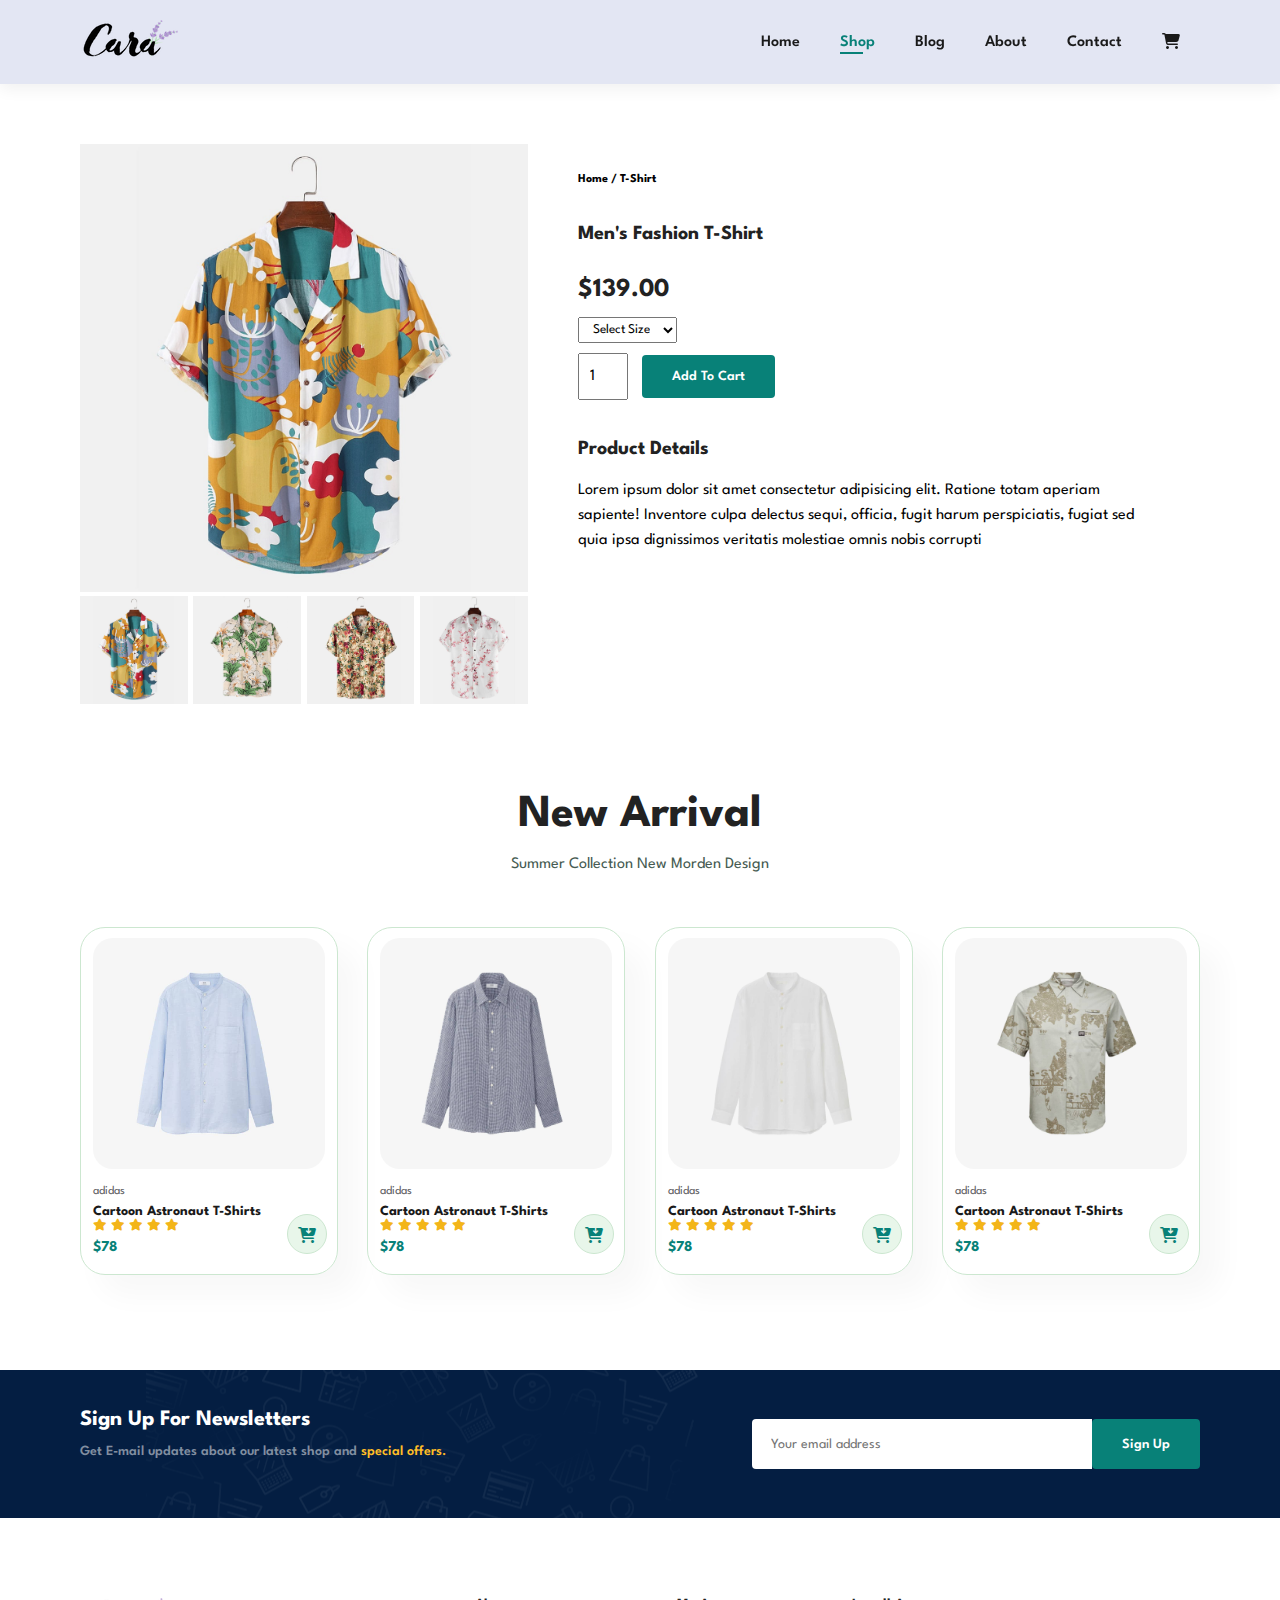
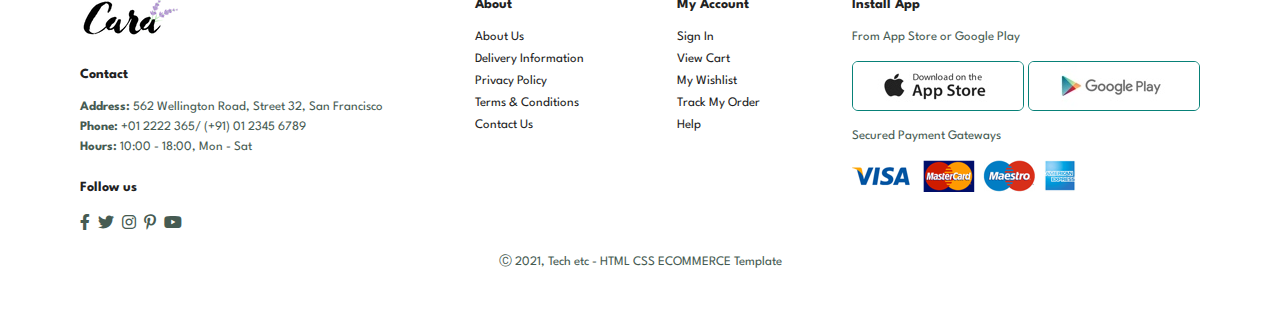
<file: sproduct.html>
<!DOCTYPE html>
<html lang="en">
  <head>
    <meta charset="UTF-8" />
    <meta http-equiv="X-UA-Compatible" content="IE=edge" />
    <meta name="viewport" content="width=device-width, initial-scale=1.0" />
    <title>Tech2etc Ecommerce Tutorial</title>
    <link rel="stylesheet" href="fontawesome-free-6.4.0-web/css/all.min.css" />
    <link rel="stylesheet" href="style.css" />
  </head>

  <body>
    <section id="header">
      <a href="#">
        <img src="img/logo.png" class="logo" alt="" />
      </a>
      <div>
        <ul id="navbar">
          <li>
            <a href="index.html">Home</a>
          </li>
          <li>
            <a class="active" href="shop.html">Shop</a>
          </li>
          <li>
            <a href="blog.html">Blog</a>
          </li>
          <li>
            <a href="about.html">About</a>
          </li>
          <li>
            <a href="contact.html">Contact</a>
          </li>
          <li id="lg-bag">
            <a href="cart.html"><i class="fa-solid fa-cart-shopping"></i></a>
          </li>
          <a href="#" id="close"><i class="fa-solid fa-xmark"></i></a>
        </ul>
      </div>
      <div id="mobile">
        <a href="cart.html"><i class="fa-solid fa-cart-shopping"></i></a>
        <i id="bar" class="fa-solid fa-outdent"></i>
      </div>
    </section>

    <section id="prodetails" class="section-p1">
      <div class="single-pro-image">
        <img src="img/products/f1.jpg" width="100%" id="MainImg" alt="" />

        <div class="small-img-group">
          <div class="small-img-col">
            <img
              src="img/products/f1.jpg"
              width="100%"
              class="small-img"
              alt=""
            />
          </div>
          <div class="small-img-col">
            <img
              src="img/products/f2.jpg"
              width="100%"
              class="small-img"
              alt=""
            />
          </div>
          <div class="small-img-col">
            <img
              src="img/products/f3.jpg"
              width="100%"
              class="small-img"
              alt=""
            />
          </div>
          <div class="small-img-col">
            <img
              src="img/products/f4.jpg"
              width="100%"
              class="small-img"
              alt=""
            />
          </div>
        </div>
      </div>
      <div class="single-pro-details">
        <h6>Home / T-Shirt</h6>
        <h4>Men's Fashion T-Shirt</h4>
        <h2>$139.00</h2>
        <select name="" id="">
          <option value="">Select Size</option>
          <option value="">XL</option>
          <option value="">XXL</option>
          <option value="">Small</option>
          <option value="">Large</option>
        </select>
        <input type="number" name="" id="" value="1" />
        <button class="normal">Add To Cart</button>
        <h4>Product Details</h4>
        <span
          >Lorem ipsum dolor sit amet consectetur adipisicing elit. Ratione
          totam aperiam sapiente! Inventore culpa delectus sequi, officia, fugit
          harum perspiciatis, fugiat sed quia ipsa dignissimos veritatis
          molestiae omnis nobis corrupti </span
        >
      </div>
    </section>

    <section id="product1" class="section-p1">
      <h2>New Arrival</h2>
      <p>Summer Collection New Morden Design</p>

      <div class="pro-container">
        <div class="pro">
          <img src="img/products/n1.jpg" alt="" />
          <div class="des">
            <span>adidas</span>
            <h5>Cartoon Astronaut T-Shirts</h5>
            <div class="star">
              <i class="fas fa-star"></i>
              <i class="fas fa-star"></i>
              <i class="fas fa-star"></i>
              <i class="fas fa-star"></i>
              <i class="fas fa-star"></i>
            </div>
            <h4>$78</h4>
          </div>
          <a href="#"><i class="fa-solid fa-cart-arrow-down cart"></i></a>
        </div>
        <div class="pro">
          <img src="img/products/n2.jpg" alt="" />
          <div class="des">
            <span>adidas</span>
            <h5>Cartoon Astronaut T-Shirts</h5>
            <div class="star">
              <i class="fas fa-star"></i>
              <i class="fas fa-star"></i>
              <i class="fas fa-star"></i>
              <i class="fas fa-star"></i>
              <i class="fas fa-star"></i>
            </div>
            <h4>$78</h4>
          </div>
          <a href="#"><i class="fa-solid fa-cart-arrow-down cart"></i></a>
        </div>
        <div class="pro">
          <img src="img/products/n3.jpg" alt="" />
          <div class="des">
            <span>adidas</span>
            <h5>Cartoon Astronaut T-Shirts</h5>
            <div class="star">
              <i class="fas fa-star"></i>
              <i class="fas fa-star"></i>
              <i class="fas fa-star"></i>
              <i class="fas fa-star"></i>
              <i class="fas fa-star"></i>
            </div>
            <h4>$78</h4>
          </div>
          <a href="#"><i class="fa-solid fa-cart-arrow-down cart"></i></a>
        </div>
        <div class="pro">
          <img src="img/products/n4.jpg" alt="" />
          <div class="des">
            <span>adidas</span>
            <h5>Cartoon Astronaut T-Shirts</h5>
            <div class="star">
              <i class="fas fa-star"></i>
              <i class="fas fa-star"></i>
              <i class="fas fa-star"></i>
              <i class="fas fa-star"></i>
              <i class="fas fa-star"></i>
            </div>
            <h4>$78</h4>
          </div>
          <a href="#"><i class="fa-solid fa-cart-arrow-down cart"></i></a>
        </div>
      </div>
    </section>

    <section id="newsletter" class="section-p1 section-m1">
      <div class="newstext">
        <h4>Sign Up For Newsletters</h4>
        <p>
          Get E-mail updates about our latest shop and
          <span>special offers.</span>
        </p>
      </div>
      <div class="form">
        <input type="text" placeholder="Your email address" />
        <button class="normal">Sign Up</button>
      </div>
    </section>

    <footer class="section-p1">
      <div class="col">
        <img class="logo" src="img/logo.png" />
        <h4>Contact</h4>
        <p>
          <strong>Address: </strong>562 Wellington Road, Street 32, San
          Francisco
        </p>
        <p><strong>Phone: </strong>+01 2222 365/ (+91) 01 2345 6789</p>
        <p><strong>Hours: </strong>10:00 - 18:00, Mon - Sat</p>
        <div class="follow">
          <h4>Follow us</h4>
          <div class="icon">
            <i class="fa-brands fa-facebook-f"></i>
            <i class="fa-brands fa-twitter"></i>
            <i class="fa-brands fa-instagram"></i>
            <i class="fa-brands fa-pinterest-p"></i>
            <i class="fa-brands fa-youtube"></i>
          </div>
        </div>
      </div>
      <div class="col">
        <h4>About</h4>
        <a href="#">About Us</a>
        <a href="#">Delivery Information</a>
        <a href="#">Privacy Policy</a>
        <a href="#">Terms & Conditions</a>
        <a href="#">Contact Us</a>
      </div>

      <div class="col">
        <h4>My Account</h4>
        <a href="#">Sign In</a>
        <a href="#">View Cart</a>
        <a href="#">My Wishlist</a>
        <a href="#">Track My Order</a>
        <a href="#">Help</a>
      </div>

      <div class="col install">
        <h4>Install App</h4>
        <p>From App Store or Google Play</p>
        <div class="row">
          <img src="img/pay/app.jpg" />
          <img src="img/pay/play.jpg" />
        </div>
        <p>Secured Payment Gateways</p>
        <img src="img/pay/pay.png" />
      </div>

      <div class="copyright">
        <p>Ⓒ 2021, Tech etc - HTML CSS ECOMMERCE Template</p>
      </div>
    </footer>

    <script>
      var MainImg = document.getElementById("MainImg");
      var smallimg = document.getElementsByClassName("small-img");

      smallimg[0].onclick = function () {
        MainImg.src = smallimg[0].src;
      };
      smallimg[1].onclick = function () {
        MainImg.src = smallimg[1].src;
      };
      smallimg[2].onclick = function () {
        MainImg.src = smallimg[2].src;
      };
      smallimg[3].onclick = function () {
        MainImg.src = smallimg[3].src;
      };
    </script>
    <script src="script.js"></script>
  </body>
</html>
</file>
<file: style.css>
@import url("https://fonts.googleapis.com/css2?family=Spartan:wght@100;200;300;400;500;600;700;800;900&display=swap");
* {
  margin: 0;
  padding: 0;
  box-sizing: border-box;
  font-family: "Spartan", sans-serif;
}

html {
  scroll-behavior: smooth;
}

/* Global Styles */

h1 {
  font-size: 50px;
  line-height: 64px;
  color: #222;
}

h2 {
  font-size: 46px;
  line-height: 54px;
  color: #222;
}

h4 {
  font-size: 20px;
  color: #222;
}

h6 {
  font-weight: 700;
  font-size: 12px;
}

p {
  font-size: 16px;
  color: #465b52;
  margin: 15px 0 20px 0;
}

.section-p1 {
  padding: 40px 80px;
}

.section-m1 {
  margin: 40px 0;
}

button.normal {
  font-size: 14px;
  font-weight: 600;
  padding: 15px 30px;
  color: #000;
  background-color: #fff;
  border-radius: 4px;
  cursor: pointer;
  border: none;
  outline: none;
  transition: 0.2s;
}

button.white {
  font-size: 13px;
  font-weight: 600;
  padding: 11px 18px;
  color: #fff;
  background-color: transparent;
  cursor: pointer;
  border: 1px solid #fff;
  outline: none;
  transition: 0.2s;
}

body {
  width: 100%;
}

/* header */

#header {
  display: flex;
  align-items: center;
  justify-content: space-between;
  padding: 20px 80px;
  background: #e3e6f3;
  box-shadow: 0 5px 15px rgba(0, 0, 0, 0.06);
  z-index: 999;
  position: sticky;
  top: 0;
  left: 0;
}

#navbar {
  display: flex;
  align-items: center;
  justify-content: center;
}

#navbar li {
  list-style: none;
  padding: 0 20px;
  position: relative;
}

#navbar li a {
  text-decoration: none;
  font-size: 16px;
  font-weight: 600;
  color: #1a1a1a;
  transition: 0.3s ease;
}

#navbar li a:hover,
#navbar li a.active {
  color: #088178;
}

#navbar li a.active::after,
#navbar li a:hover::after {
  content: "";
  width: 30%;
  height: 2px;
  background: #088178;
  position: absolute;
  bottom: -4px;
  left: 20px;
}

#mobile {
  display: none;
  align-items: center;
}

#close {
  display: none;
}

/* Home Page */

#hero {
  background-image: url("img/hero4.png");
  height: 90vh;
  width: 100%;
  background-size: cover;
  background-position: top 25% right 0;
  padding: 0 80px;
  display: flex;
  flex-direction: column;
  align-items: flex-start;
  justify-content: center;
}

#hero h4 {
  padding-bottom: 15px;
}

#hero h1 {
  color: #088178;
}

#hero button {
  background-image: url("img/button.png");
  background-color: transparent;
  color: #088178;
  border: 0;
  padding: 14px 80px 14px 65px;
  background-repeat: no-repeat;
  cursor: pointer;
  font-weight: 700;
  font-size: 15px;
}

#feature {
  display: flex;
  align-items: center;
  justify-content: space-around;
  flex-wrap: wrap;
}

#feature .fe-box {
  width: 180px;
  text-align: center;
  padding: 25px 15px;
  box-shadow: 25px 20px 34px rgba(0, 0, 0, 0.03);
  border: 1px solid #cce7d0;
  border-radius: 4px;
  margin: 15px 0;
}

#feature .fe-box:hover {
  box-shadow: 10px 10px 54px rgba(0, 0, 0, 0.2);
}
#feature .fe-box img {
  width: 100%;
  margin-bottom: 10px;
}

#feature .fe-box h6 {
  padding: 9px 8px 6px 8px;
  line-height: 1;
  border-radius: 4px;
  color: #088178;
  background-color: #fddde4;
}

#feature .fe-box:nth-child(2) h6 {
  background-color: #cdebbc;
}
#feature .fe-box:nth-child(3) h6 {
  background-color: #d1e8f2;
}
#feature .fe-box:nth-child(4) h6 {
  background-color: #cdd4f8;
}
#feature .fe-box:nth-child(5) h6 {
  background-color: #f6dbf6;
}
#feature .fe-box:nth-child(6) h6 {
  background-color: #fff2e5;
}

#product1 {
  text-align: center;
}

#product1 .pro-container {
  display: flex;
  justify-content: space-between;
  padding-top: 20px;
  flex-wrap: wrap;
}

#product1 .pro {
  width: 23%;
  min-width: 250px;
  padding: 10px 12px;
  border: 1px solid #cce7d0;
  border-radius: 25px;
  cursor: pointer;
  box-shadow: 20px 20px 30px rgba(0, 0, 0, 0.03);
  margin: 15px 0;
  transition: 0.2 ease;
  position: relative;
}
#product1 .pro:hover {
  box-shadow: 20px 20px 30px rgba(0, 0, 0, 0.2);
}

#product1 .pro img {
  width: 100%;
  border-radius: 20px;
}

#product1 .pro .des {
  text-align: start;
  padding: 10px 0;
}

#product1 .pro .des span {
  color: #606063;
  font-size: 12px;
}

#product1 .pro .des h5 {
  padding-top: 7px;
  color: #1a1a1a;
  font-size: 14px;
}

#product1 .pro .des i {
  font-size: 12px;
  color: rgb(243, 181, 25);
}

#product1 .pro .des h4 {
  padding-top: 7px;
  font-size: 15px;
  font-weight: 700;
  color: #088178;
}

#product1 .pro .cart {
  width: 40px;
  height: 40px;
  line-height: 40px;
  border-radius: 50px;
  background-color: #e8f6ea;
  color: #088178;
  border: 1px solid #cce7d0;
  position: absolute;
  bottom: 20px;
  right: 10px;
}

#banner {
  display: flex;
  flex-direction: column;
  justify-content: center;
  align-items: center;
  text-align: center;
  background-image: url("img/banner/b2.jpg");
  width: 100%;
  height: 40vh;
  background-size: cover;
  background-position: center;
}

#banner h4 {
  color: #fff;
  font-size: 16px;
}

#banner h2 {
  color: #fff;
  font-size: 30px;
  padding: 10px 0;
}

#banner h2 span {
  color: #ef3636;
}

#banner button:hover {
  background: #088178;
  color: #fff;
}

#sm-banner {
  display: flex;
  justify-content: space-between;
  flex-wrap: wrap;
}

#sm-banner .banner-box {
  display: flex;
  flex-direction: column;
  justify-content: center;
  align-items: flex-start;
  background-image: url("img/banner/b17.jpg");
  min-width: 780px;
  height: 50vh;
  background-size: cover;
  background-position: center;
  padding: 30px;
}

#sm-banner .banner-box2 {
  background-image: url("img/banner/b10.jpg");
}

#sm-banner h4 {
  color: #fff;
  font-size: 20px;
  font-weight: 300;
}

#sm-banner h2 {
  color: #fff;
  font-size: 28px;
  font-weight: 800;
}

#sm-banner span {
  color: #fff;
  font-size: 14px;
  font-weight: 500;
  padding-bottom: 15px;
}

#sm-banner .banner-box:hover button {
  background: #088178;
  border: 1px solid #088178;
}

#banner3 {
  display: flex;
  justify-content: space-between;
  flex-wrap: wrap;
  padding: 0 80px;
}

#banner3 .banner-box {
  display: flex;
  flex-direction: column;
  justify-content: center;
  align-items: flex-start;
  background-image: url("img/banner/b7.jpg");
  min-width: 30%;
  height: 30vh;
  background-size: cover;
  background-position: center;
  padding: 20px;
  margin-bottom: 20px;
}

#banner3 h2 {
  color: #fff;
  font-weight: 900;
  font-size: 22px;
}

#banner3 h3 {
  color: #ec544e;
  font-weight: 800;
  font-size: 15px;
}

#banner3 .banner-box2 {
  background-image: url("img/banner/b4.jpg");
}
#banner3 .banner-box3 {
  background-image: url("img/banner/b18.jpg");
}

#newsletter {
  display: flex;
  justify-content: space-between;
  flex-wrap: wrap;
  align-items: center;
  background-image: url("img/banner/b14.png");
  background-repeat: no-repeat;
  background-position: 20% 30%;
  background-color: #041e42;
}

#newsletter h4 {
  font-size: 22px;
  font-weight: 700;
  color: #fff;
}

#newsletter p {
  font-size: 14px;
  font-weight: 600;
  color: #818ea0;
}

#newsletter p span {
  color: #ffbd27;
}

#newsletter .form {
  display: flex;
  width: 40%;
}

#newsletter input {
  height: 3.125rem;
  padding: 0 1.25em;
  font-size: 14px;
  width: 100%;
  border: 1px solid transparent;
  border-radius: 4px;
  outline: none;
  border-top-right-radius: 0;
  border-bottom-right-radius: 0;
}

#newsletter button {
  background-color: #088178;
  color: #fff;
  white-space: nowrap;
}

footer {
  display: flex;
  justify-content: space-between;
  flex-wrap: wrap;
}

footer .col {
  display: flex;
  flex-direction: column;
  align-items: flex-start;
  margin-bottom: 20px;
}

footer .logo {
  margin-bottom: 30px;
}

footer h4 {
  font-size: 14px;
  padding-bottom: 20px;
}

footer p {
  font-size: 13px;
  margin: 0 0 8px 0;
}

footer a {
  font-size: 13px;
  text-decoration: none;
  color: #222;
  margin-bottom: 10px;
}

footer .follow {
  margin-top: 20px;
}

footer .follow i {
  color: #465b52;
  padding-right: 4px;
  cursor: pointer;
}

footer .install .row img {
  border: 1px solid #088178;
  border-radius: 6px;
}

footer .install img {
  margin: 10px 0 15px 0;
}

footer .follow i:hover,
footer a:hover {
  color: #088178;
}

footer .copyright {
  width: 100%;
  text-align: center;
}

/*  Shop Page */

#page-header {
  background-image: url("img/banner/b1.jpg");
  width: 100%;
  height: 40vh;
  background-size: cover;
  display: flex;
  justify-content: center;
  text-align: center;
  flex-direction: column;
  padding: 14px;
}

#page-header h2,
#page-header p {
  color: #fff;
}

#pagination {
  text-align: center;
}

#pagination a {
  text-decoration: none;
  background-color: #088178;
  padding: 15px 20px;
  border-radius: 4px;
  color: #fff;
  font-weight: 600;
}
#pagination a i {
  font-size: 16px;
  font-weight: 600;
}

/* single Product */

#prodetails {
  display: flex;
  margin-top: 20px;
}

#prodetails .single-pro-image {
  width: 40%;
  margin-right: 50px;
}

.small-img-group {
  display: flex;
  justify-content: space-between;
}

.small-img-col {
  flex-basis: 24%;
  cursor: pointer;
}

#prodetails .single-pro-details {
  width: 50%;
  padding-top: 30px;
}

#prodetails .single-pro-details h4 {
  padding: 40px 0 20px 0;
}

#prodetails .single-pro-details h2 {
  font-size: 26px;
}

#prodetails .single-pro-details select {
  display: block;
  padding: 5px 10px;
  margin-bottom: 10px;
}

#prodetails .single-pro-details input {
  width: 50px;
  height: 47px;
  padding-left: 10px;
  font-size: 16px;
  margin-right: 10px;
}
#prodetails .single-pro-details input:focus {
  outline: none;
}

#prodetails .single-pro-details button {
  background: #088178;
  color: #fff;
}

#prodetails .single-pro-details span {
  line-height: 25px;
}

/* blog page */

#page-header.blog-header {
  background-image: url("img/banner/b19.jpg");
}

#blog {
  padding: 150px 150px 0 150px;
}

#blog .blog-box {
  display: flex;
  align-items: center;
  width: 100%;
  position: relative;
  padding-bottom: 90px;
}

#blog .blog-img {
  width: 50%;
  margin-right: 40px;
}

#blog img {
  width: 100%;
  height: 300px;
  object-fit: cover;
}

#blog .blog-details {
  width: 50%;
}

#blog .blog-details a {
  text-decoration: none;
  font-size: 11px;
  color: #000;
  font-weight: 700;
  position: relative;
  transition: 0.3s;
}

#blog .blog-details a::after {
  content: "";
  width: 50px;
  height: 1px;
  background-color: #000;
  position: absolute;
  top: 4px;
  right: -60px;
}

#blog .blog-details a:hover {
  color: #088178;
}

#blog .blog-details a:hover::after {
  background-color: #088178;
}

#blog .blog-box h1 {
  position: absolute;
  top: -40px;
  left: 0;
  font-size: 70px;
  font-weight: 700;
  color: #c9cbce;
  z-index: -9;
}

/* about page */

#page-header.about-header {
  background-image: url("img/about/banner.png");
}

#about-head {
  display: flex;
  align-items: center;
}

#about-head img {
  width: 50%;
  height: auto;
}

#about-head div {
  padding-left: 40px;
}

#about-app {
  text-align: center;
}

#about-app .video {
  width: 70%;
  height: 100%;
  margin: 30px auto 0 auto;
}

#about-app .video video {
  width: 100%;
  height: 100%;
  border-radius: 20px;
}

/* contact page */

#contact-details {
  display: flex;
  align-items: center;
  justify-content: space-between;
}

#contact-details .details {
  width: 40%;
}

#contact-details .details span و #form-details form span {
  font-size: 12px;
}

#contact-details .details h2,
#form-details form h2 {
  font-size: 26px;
  line-height: 35px;
  padding: 20px 0;
}

#contact-details .details h3 {
  font-size: 16px;
  padding-bottom: 15px;
}

#contact-details .details li {
  list-style: none;
  display: flex;
  padding: 10px 0;
}

#contact-details .details li i {
  font-size: 14px;
  padding-right: 22px;
}

#contact-details .details li p {
  margin: 0;
  font-size: 14px;
}

#contact-details .map {
  width: 55%;
  height: 400px;
}

#contact-details .map iframe {
  width: 100%;
  height: 100%;
}

#form-details {
  display: flex;
  justify-content: space-between;
  margin: 30px;
  padding: 80px;
  border: 1px solid #e1e1e1;
}

#form-details form {
  width: 65%;
  display: flex;
  flex-direction: column;
  align-items: flex-start;
}

#form-details form input,
#form-details form textarea {
  width: 100%;
  padding: 12px 15px;
  outline: none;
  margin-bottom: 20px;
  border: 1px solid #e1e1e1;
}

#form-details form button {
  background-color: #088178;
  color: #fff;
}

#form-details .people div {
  padding-bottom: 25px;
  display: flex;
  align-items: flex-start;
}

#form-details .people div img {
  width: 65px;
  height: 65px;
  object-fit: cover;
  margin-right: 15px;
}

#form-details .people div p {
  margin: 0;
  font-size: 13px;
  line-height: 25px;
}

#form-details .people div p span {
  display: block;
  font-size: 16px;
  font-weight: 600;
  color: #000;
}

/* cart page */

/* Media Q */

@media (max-width: 799px) {
  .section-p1 {
    padding: 40px 40px;
  }
  #navbar {
    display: flex;
    flex-direction: column;
    align-items: flex-start;
    justify-content: flex-start;
    position: fixed;
    top: 0;
    right: -300px;
    height: 100vh;
    width: 300px;
    background-color: #e3e6f3;
    box-shadow: 0 40px 60px rgba(0, 0, 0, 0.1);
    padding: 80px 0 0 10px;
    transition: 0.3s;
  }

  #navbar.active {
    right: 0px;
  }

  #navbar li {
    margin-bottom: 25px;
  }
  #mobile {
    display: flex;
    align-items: center;
  }

  #mobile i {
    color: #1a1a1a;
    font-size: 24px;
    padding-left: 20px;
  }

  #close {
    display: block;
    position: absolute;
    top: 30px;
    left: 30px;
    color: #222;
    font-size: 24px;
  }
  #lg-bag {
    display: none;
  }

  #hero {
    height: 70vh;
    padding: 0 80px;
    background-position: top 30% right 30%;
  }
  #feature {
    justify-content: center;
  }
  #feature .fe-box {
    margin: 15px 15px;
  }

  #product1 .pro-container {
    justify-content: center;
  }

  #product1 .pro {
    margin: 15px;
  }

  #banner {
    height: 20vh;
  }

  #sm-banner .banner-box {
    min-width: 100%;
    height: 30vh;
  }
  #banner3 {
    padding: 0 40px;
  }
  #banner3 .banner-box {
    width: 28%;
  }
  #newsletter .form {
    width: 70%;
  }
  /* contact page */

  #form-details {
    padding: 40px;
  }

  #form-datails form {
    width: 50%;
  }
}

@media (max-width: 477px) {
  .section-p1 {
    padding: 20px;
  }
  #header {
    padding: 10px 30px;
  }
  h1 {
    font-size: 38px;
  }
  h2 {
    font-size: 32px;
  }
  #hero {
    padding: 0 20px;
    background-position: 55%;
  }
  #feature {
    justify-content: space-between;
  }
  #feature .fe-box {
    width: 155px;
    margin: 0 0 15px 0;
  }
  #product1 .pro {
    width: 100%;
  }
  #banner {
    height: 40vh;
  }
  #sm-banner .banner-box {
    height: 40vh;
  }
  #sm-banner .banner-box2 {
    margin-top: 20px;
  }

  #banner3 {
    padding: 0 20px;
  }
  #banner3 .banner-box {
    width: 100%;
  }

  #newsletter {
    padding: 40px 20px;
  }
  #newsletter .form {
    width: 100%;
  }
  footer .copyright {
    text-align: start;
  }

  /* single Product */

  #prodetails {
    display: flex;
    flex-direction: column;
  }

  #prodetails .single-pro-image {
    width: 100%;
    margin-right: 0px;
  }
  #prodetails .single-pro-details {
    width: 100%;
  }

  /* blog page */
  #blog {
    padding: 100px 20px 0 20px;
  }

  #blog .blog-box {
    display: flex;
    flex-direction: column;
    align-items: flex-start;
  }
  #blog .blog-img {
    width: 100%;
    margin-right: 0px;
    margin-bottom: 30px;
  }
  #blog .blog-details {
    width: 100%;
  }

  /*  about page */

  #about-head {
    flex-direction: column;
  }
  #about-head img {
    width: 100%;
    margin-bottom: 20px;
  }
  #about-head div {
    padding-left: 0px;
  }
  #about-head .video {
    width: 100%;
  }

  /* contact page */

  #contact-details {
    flex-direction: column;
  }
  #contact-details .details {
    width: 100%;
    margin-bottom: 30px;
  }
  #contact-details .map {
    width: 100%;
  }
  #form-details {
    margin: 10px;
    padding: 30px 10px;
    flex-wrap: wrap;
  }

  #form-details form {
    width: 100%;
    margin-bottom: 30px;
  }
}
</file>
